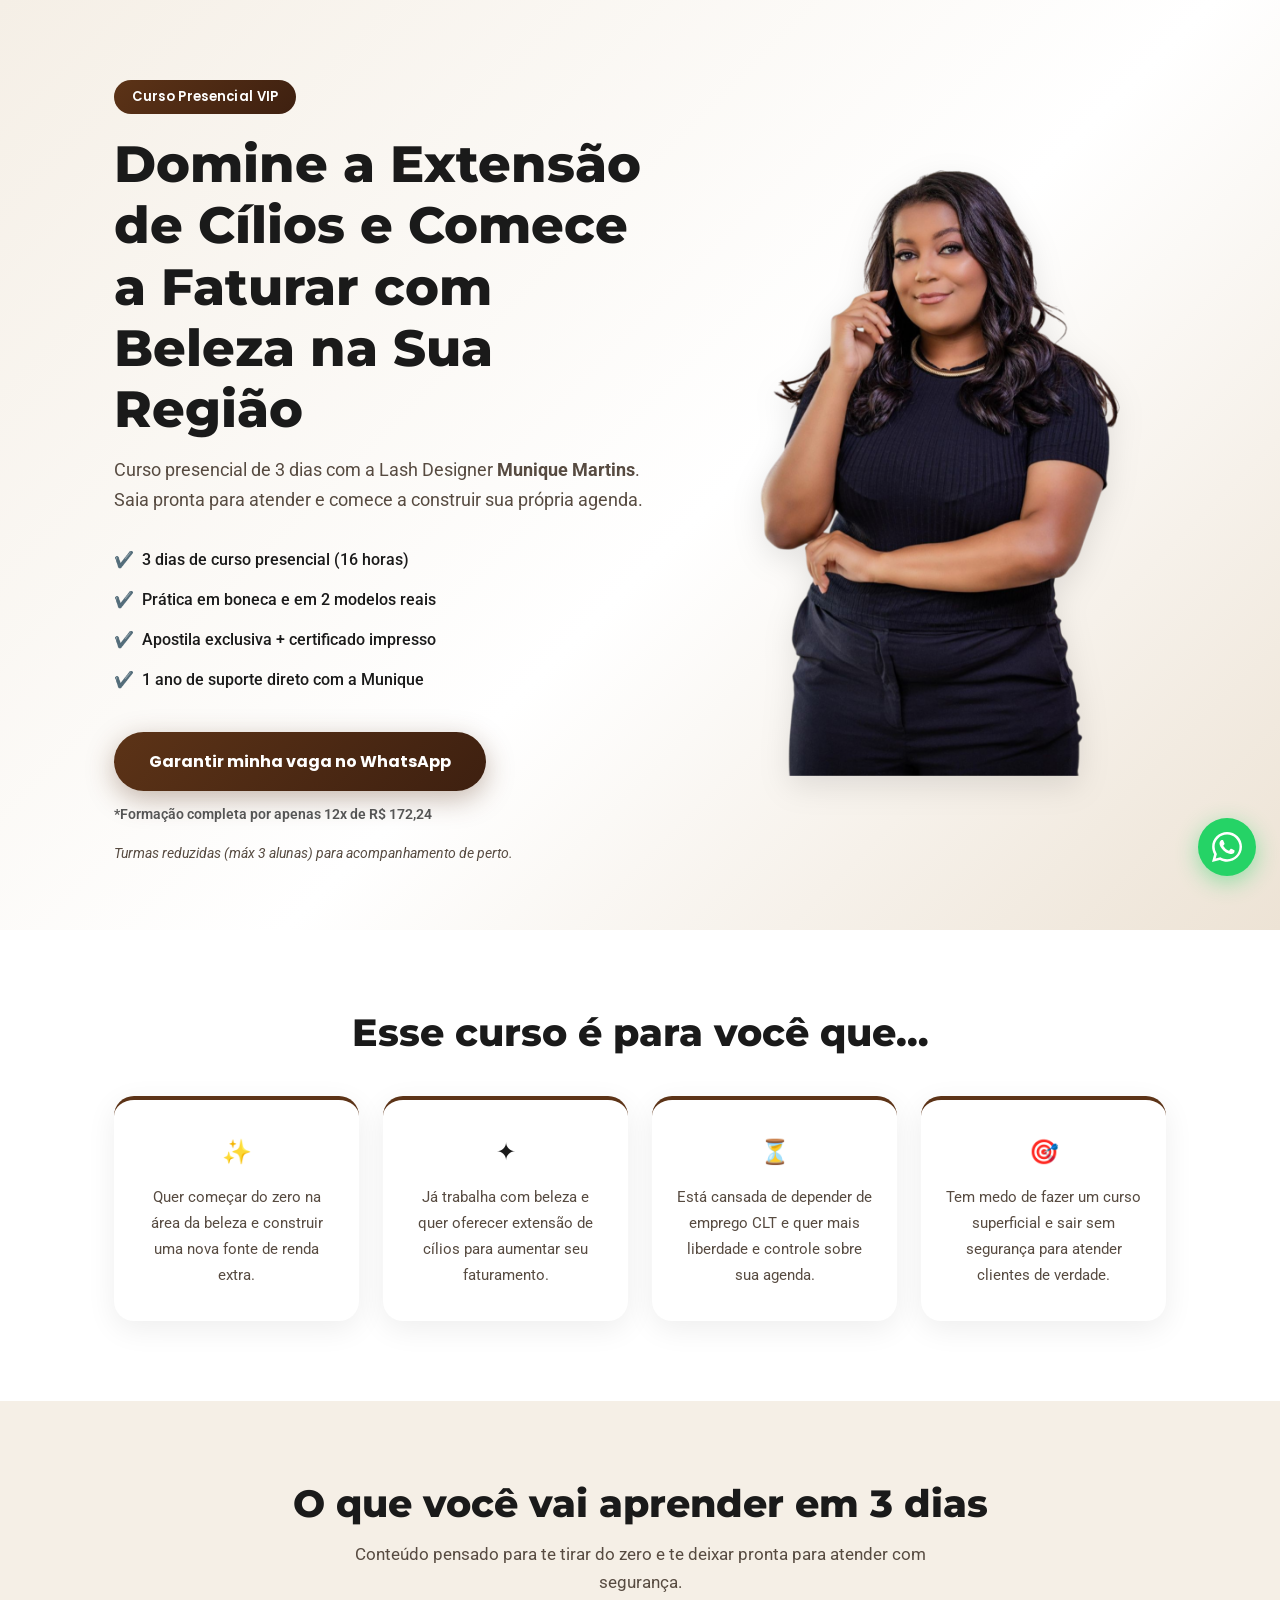
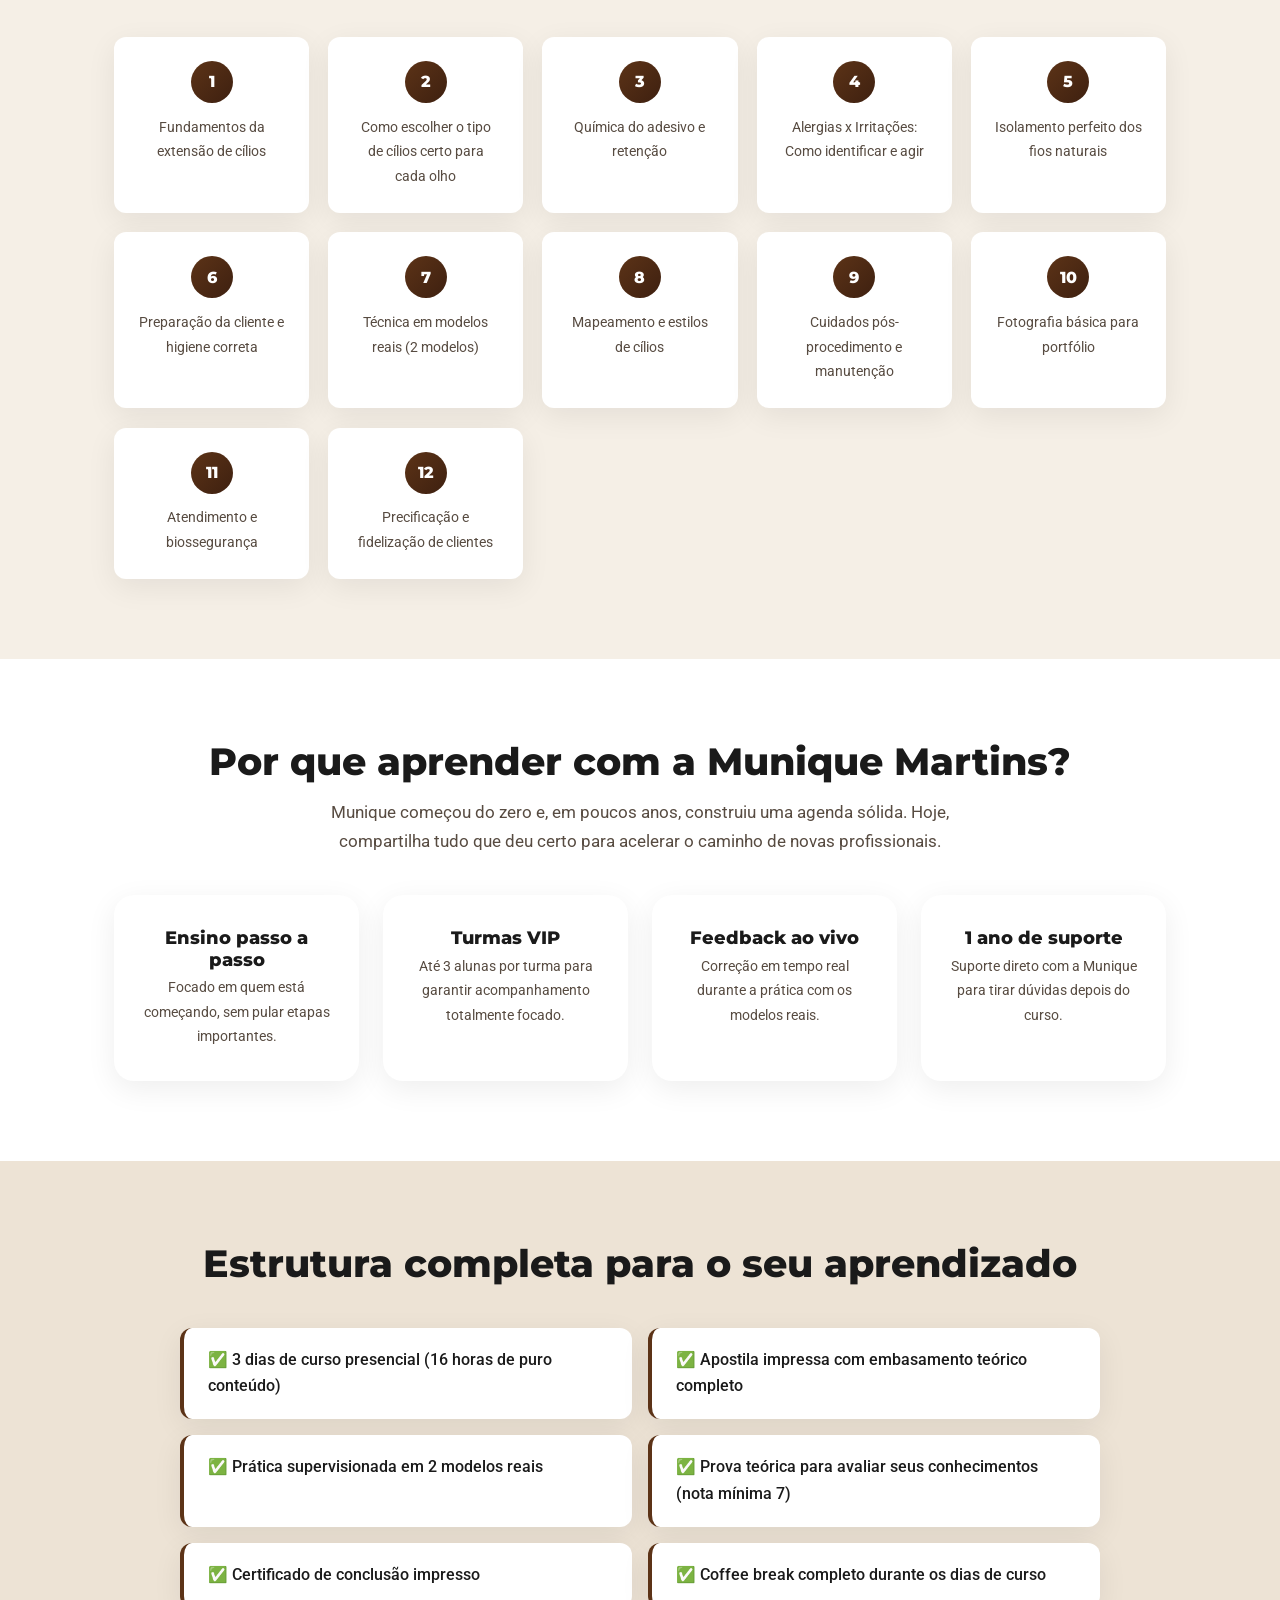
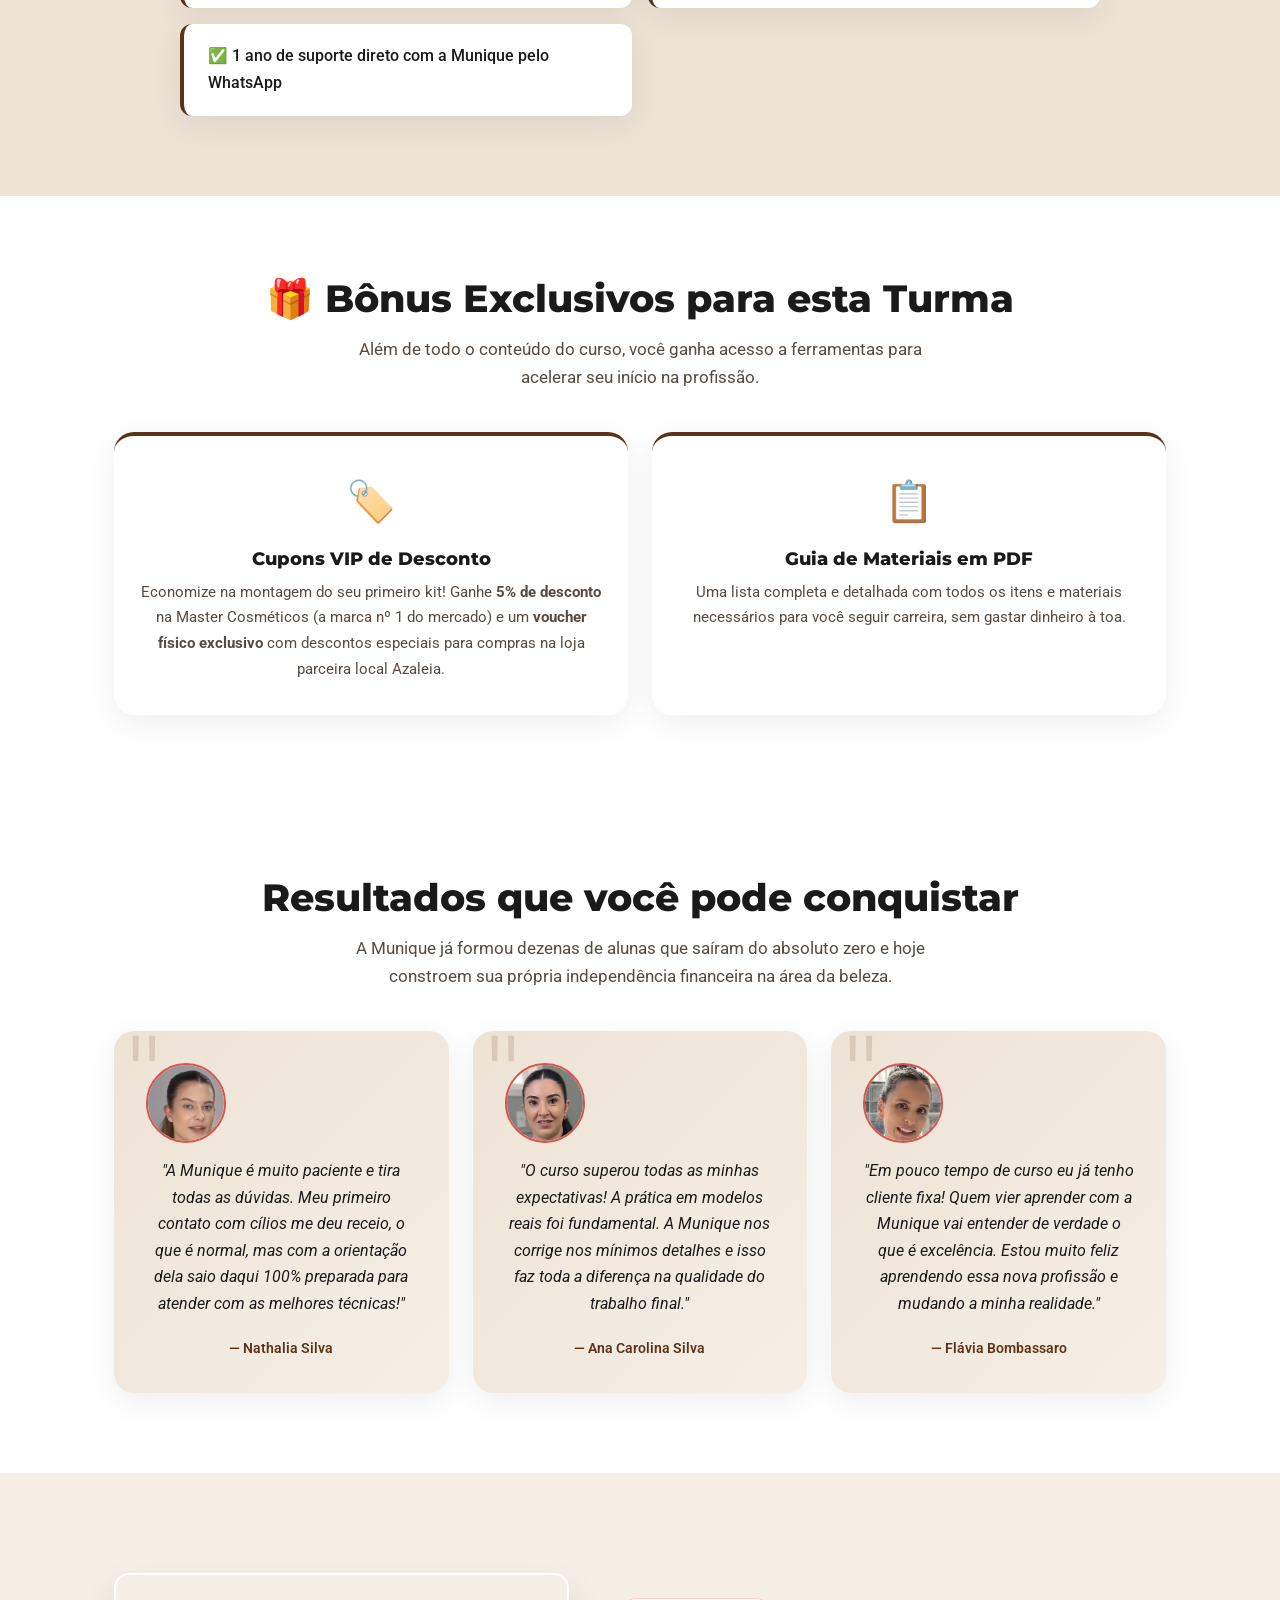
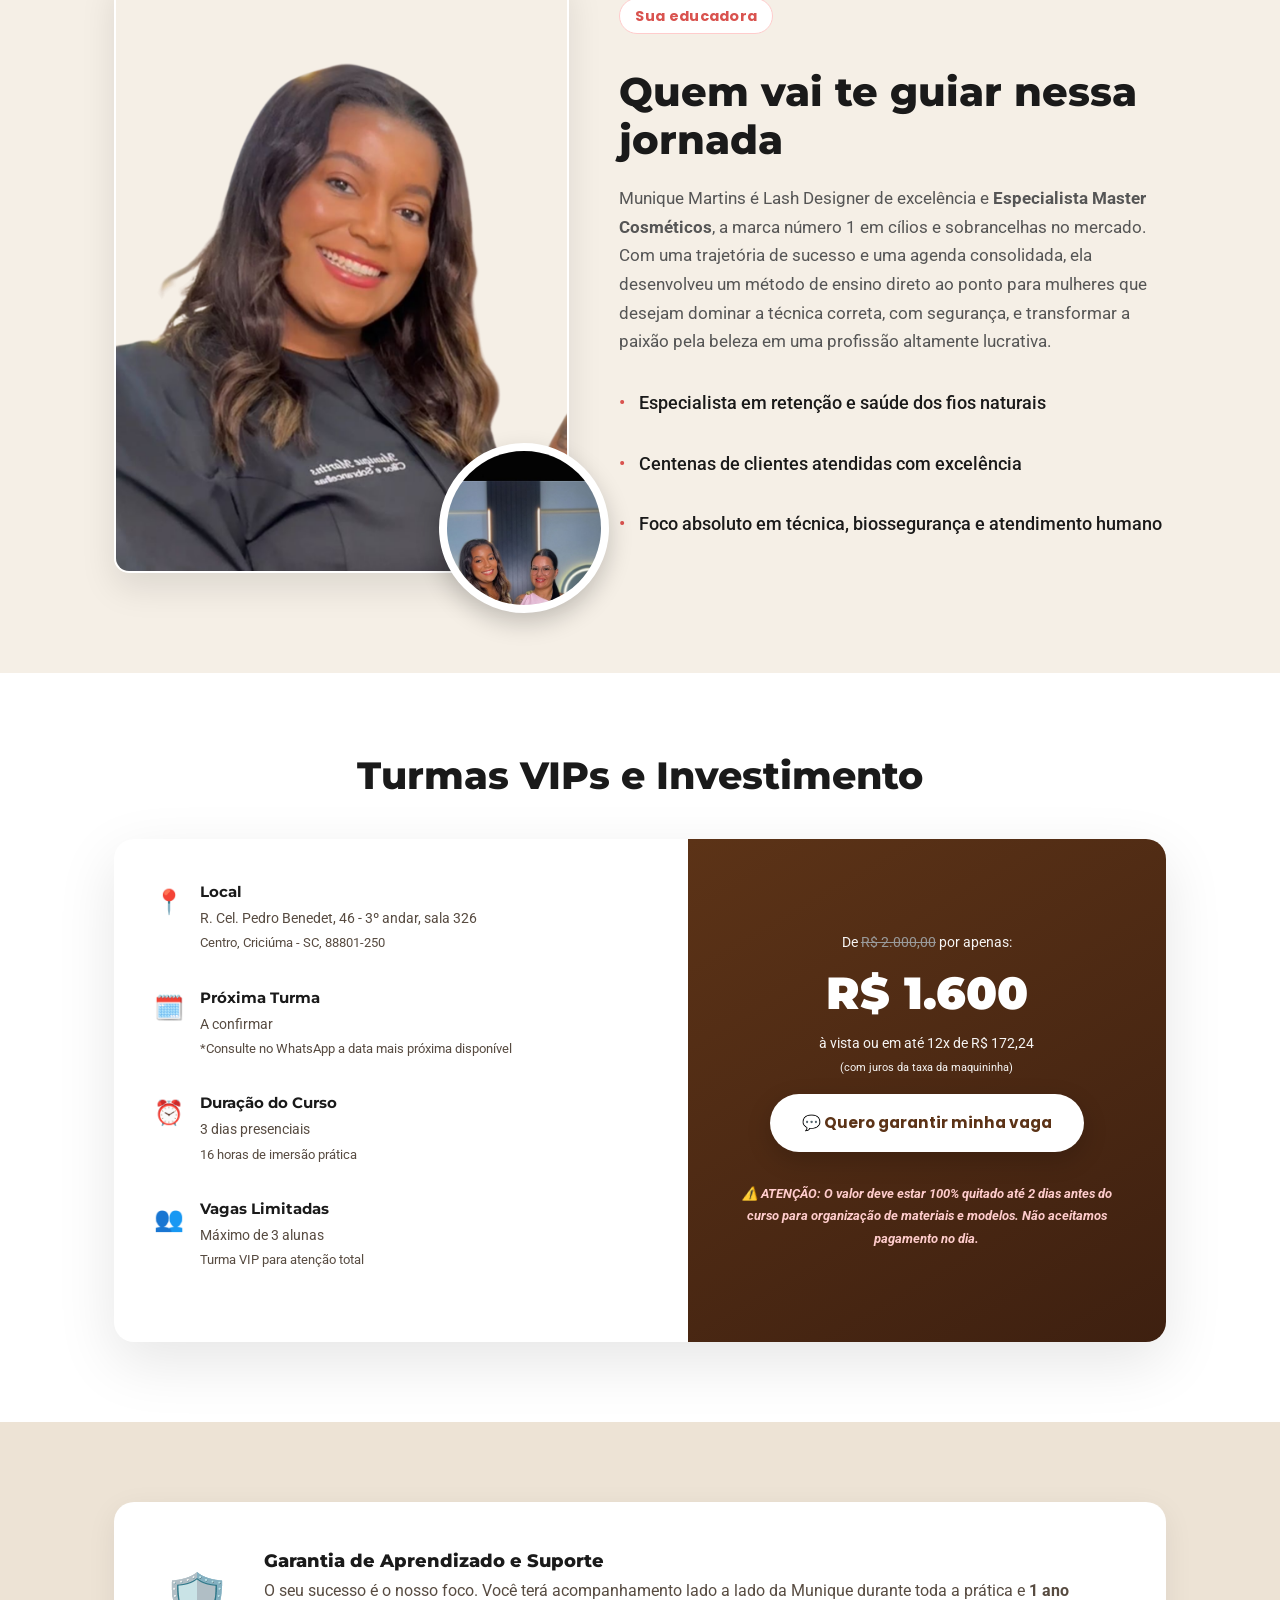
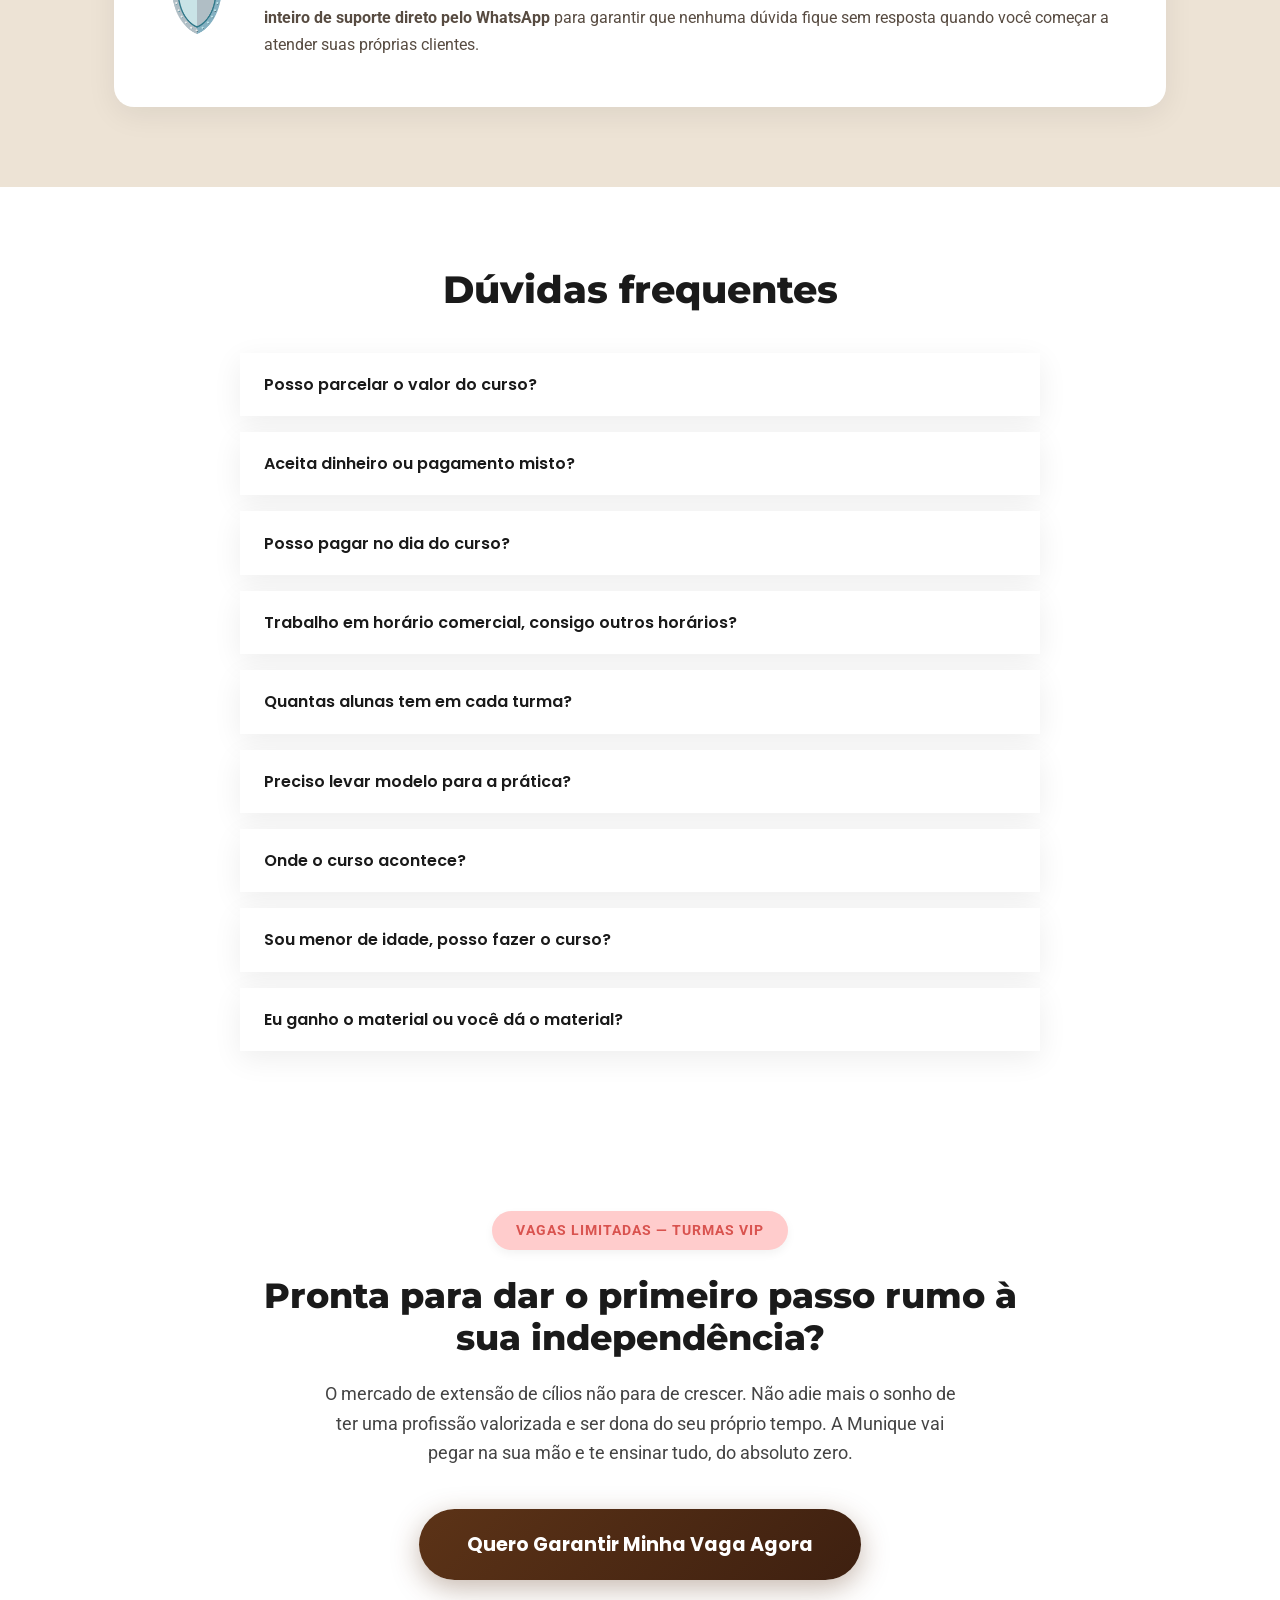
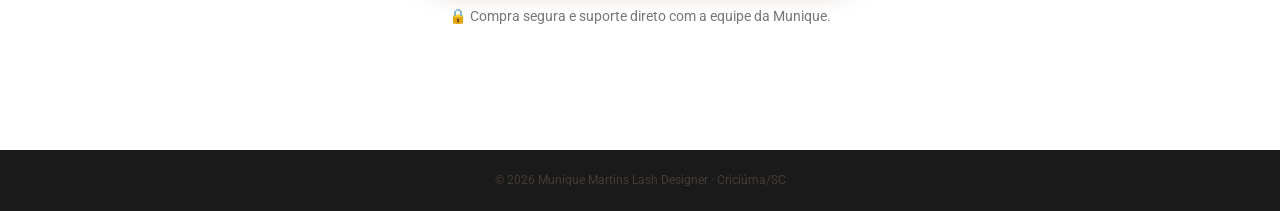
<file: index.html>
<!DOCTYPE html>
<html lang="pt-BR">
<head>
<meta charset="UTF-8">
<meta name="viewport" content="width=device-width, initial-scale=1.0">
<meta name="description" content="Curso presencial de extensão de cílios com Munique Martins em Criciúma/SC. Aprenda do zero em 3 dias e comece a faturar com beleza.">
<title>Curso de Extensão de Cílios | Munique Martins – Criciúma/SC</title>

<!-- GA4 — async, não bloqueia render -->
<script async src="https://www.googletagmanager.com/gtag/js?id=G-8X27C1YMJF"></script>
<script>
  window.dataLayer = window.dataLayer || [];
  function gtag(){dataLayer.push(arguments);}
  gtag('js', new Date());
  gtag('config', 'G-8X27C1YMJF');
</script>

<link rel="stylesheet" href="style.css?v=6">

<link rel="preconnect" href="https://fonts.googleapis.com">
<link rel="preconnect" href="https://fonts.gstatic.com" crossorigin>
<link rel="stylesheet" href="https://fonts.googleapis.com/css2?family=Montserrat:wght@700;800;900&family=Roboto:wght@400;500&family=Poppins:wght@600;700&display=swap">

</head>
<body>

<!-- FIX 5: <main> adicionado — ausência causava falha de acessibilidade -->
<main>

<a href="https://wa.me/554896632517?text=Oi%2C%20Munique%21%20Estou%20no%20seu%20site%20e%20quero%20tirar%20uma%20d%C3%BAvida%20sobre%20o%20curso%20de%20c%C3%ADlios%20presencial." class="float-wa" target="_blank" rel="noopener" aria-label="Falar no WhatsApp" onclick="fbq('track', 'Contact');">
  <svg viewBox="0 0 24 24" fill="currentColor" xmlns="http://www.w3.org/2000/svg">
    <path d="M20.52 3.449C18.24 1.245 15.24 0 12.045 0 5.463 0 .104 5.334.101 11.893c0 2.096.549 4.14 1.595 5.945L0 24l6.335-1.652c1.746.943 3.71 1.444 5.71 1.447h.006c6.585 0 11.946-5.336 11.949-11.896.002-3.176-1.24-6.165-3.479-8.45zM12.045 21.785h-.005c-1.775 0-3.514-.477-5.03-1.378l-.361-.214-3.741.977 1.001-3.626-.235-.374A9.86 9.86 0 0 1 2.1 11.894c.003-5.45 4.458-9.887 9.949-9.887 2.655.002 5.15 1.033 7.027 2.912a9.847 9.847 0 0 1 2.91 7.003c-.002 5.452-4.456 9.863-9.941 9.863zm5.455-7.392c-.3-.149-1.764-.866-2.037-.964-.273-.099-.472-.149-.671.148-.198.298-.767.963-.941 1.163-.173.198-.347.222-.646.074-.299-.149-1.262-.463-2.403-1.477-.888-.789-1.488-1.763-1.662-2.06-.173-.298-.019-.459.13-.607.133-.133.298-.347.447-.521.149-.173.198-.297.298-.496.099-.198.05-.371-.025-.52-.074-.149-.671-1.609-.919-2.203-.242-.579-.488-.5-.671-.51l-.571-.01c-.198 0-.521.074-.794.372-.272.297-1.041 1.017-1.041 2.479s1.065 2.876 1.213 3.074c.149.198 2.095 3.2 5.076 4.488.709.306 1.263.489 1.694.626.712.226 1.36.194 1.872.118.57-.085 1.758-.719 2.006-1.413.247-.694.247-1.289.173-1.413-.074-.124-.272-.198-.57-.347z"/>
  </svg>
</a>

<section id="hero">
  <div class="container hero-inner">
    <div class="hero-text">
      <span class="badge">Curso Presencial VIP</span>
      <h1>Domine a Extensão de Cílios e Comece a Faturar com Beleza na Sua Região</h1>
      <p class="sub">Curso presencial de 3 dias com a Lash Designer <strong>Munique Martins</strong>. Saia pronta para atender e comece a construir sua própria agenda.</p>
      <ul class="hero-bullets">
        <li><span>✔️</span> 3 dias de curso presencial (16 horas)</li>
        <li><span>✔️</span> Prática em boneca e em 2 modelos reais</li>
        <li><span>✔️</span> Apostila exclusiva + certificado impresso</li>
        <li><span>✔️</span> 1 ano de suporte direto com a Munique</li>
      </ul>

      <!-- FIX 6: removida referência a "março" — data atualizada para consulta dinâmica -->
      <a href="https://wa.me/554896632517?text=Oi%2C%20Munique%21%20Vi%20que%20o%20curso%20fica%2012x%20de%20R%24%20172%2C24%20e%20quero%20saber%20qual%20%C3%A9%20a%20pr%C3%B3xima%20turma%20dispon%C3%ADvel." class="btn-primary" target="_blank" onclick="fbq('track', 'Contact');">
        Garantir minha vaga no WhatsApp
      </a>

      <p style="font-size: 0.85em; margin-top: 12px; margin-bottom: 4px; color: #555; font-weight: 600;">
        *Formação completa por apenas 12x de R$ 172,24
      </p>
      <p class="hero-note">Turmas reduzidas (máx 3 alunas) para acompanhamento de perto.</p>
    </div>
    <div class="hero-img">
      <!-- FIX 3: hero image — fetchpriority=high pois é o LCP, sem lazy loading -->
      <img src="munique_hero.png"
           alt="Lash Designer Munique Martins"
           width="600" height="700"
           fetchpriority="high"
           decoding="async"
           style="width: 100%; object-fit: cover; object-position: bottom; filter: drop-shadow(0px 10px 15px rgba(0,0,0,0.1));">
    </div>
  </div>
</section>

<section id="para-quem">
  <div class="container">
    <h2>Esse curso é para você que…</h2>
    <div class="cards-grid">
      <div class="card-pq animate">
        <span style="font-size: 1.5em;">✨</span>
        <p>Quer começar do zero na área da beleza e construir uma nova fonte de renda extra.</p>
      </div>
      <div class="card-pq animate">
        <span style="font-size: 1.5em;">✦</span>
        <p>Já trabalha com beleza e quer oferecer extensão de cílios para aumentar seu faturamento.</p>
      </div>
      <div class="card-pq animate">
        <span style="font-size: 1.5em;">⏳</span>
        <p>Está cansada de depender de emprego CLT e quer mais liberdade e controle sobre sua agenda.</p>
      </div>
      <div class="card-pq animate">
        <span style="font-size: 1.5em;">🎯</span>
        <p>Tem medo de fazer um curso superficial e sair sem segurança para atender clientes de verdade.</p>
      </div>
    </div>
  </div>
</section>

<section id="conteudo" class="bg-bege">
  <div class="container">
    <h2>O que você vai aprender em 3 dias</h2>
    <p class="section-sub">Conteúdo pensado para te tirar do zero e te deixar pronta para atender com segurança.</p>
    <div class="modulos-grid">
      <div class="modulo-card animate"><span>1</span><p>Fundamentos da extensão de cílios</p></div>
      <div class="modulo-card animate"><span>2</span><p>Como escolher o tipo de cílios certo para cada olho</p></div>
      <div class="modulo-card animate"><span>3</span><p>Química do adesivo e retenção</p></div>
      <div class="modulo-card animate"><span>4</span><p>Alergias x Irritações: Como identificar e agir</p></div>
      <div class="modulo-card animate"><span>5</span><p>Isolamento perfeito dos fios naturais</p></div>
      <div class="modulo-card animate"><span>6</span><p>Preparação da cliente e higiene correta</p></div>
      <div class="modulo-card animate"><span>7</span><p>Técnica em modelos reais (2 modelos)</p></div>
      <div class="modulo-card animate"><span>8</span><p>Mapeamento e estilos de cílios</p></div>
      <div class="modulo-card animate"><span>9</span><p>Cuidados pós-procedimento e manutenção</p></div>
      <div class="modulo-card animate"><span>10</span><p>Fotografia básica para portfólio</p></div>
      <div class="modulo-card animate"><span>11</span><p>Atendimento e biossegurança</p></div>
      <div class="modulo-card animate"><span>12</span><p>Precificação e fidelização de clientes</p></div>
    </div>
  </div>
</section>

<section id="diferenciais">
  <div class="container">
    <h2>Por que aprender com a Munique Martins?</h2>
    <p class="section-sub">Munique começou do zero e, em poucos anos, construiu uma agenda sólida. Hoje, compartilha tudo que deu certo para acelerar o caminho de novas profissionais.</p>
    <div class="dif-grid">
      <div class="dif-item animate">
        <h3 style="margin-top: 0;">Ensino passo a passo</h3>
        <p>Focado em quem está começando, sem pular etapas importantes.</p>
      </div>
      <div class="dif-item animate">
        <h3 style="margin-top: 0;">Turmas VIP</h3>
        <p>Até 3 alunas por turma para garantir acompanhamento totalmente focado.</p>
      </div>
      <div class="dif-item animate">
        <h3 style="margin-top: 0;">Feedback ao vivo</h3>
        <p>Correção em tempo real durante a prática com os modelos reais.</p>
      </div>
      <div class="dif-item animate">
        <h3 style="margin-top: 0;">1 ano de suporte</h3>
        <p>Suporte direto com a Munique para tirar dúvidas depois do curso.</p>
      </div>
    </div>
  </div>
</section>

<section id="incluso" class="bg-pink-pale">
  <div class="container">
    <h2>Estrutura completa para o seu aprendizado</h2>
    <div class="incluso-list">
      <div class="incluso-item animate">✅ 3 dias de curso presencial (16 horas de puro conteúdo)</div>
      <div class="incluso-item animate">✅ Apostila impressa com embasamento teórico completo</div>
      <div class="incluso-item animate">✅ Prática supervisionada em 2 modelos reais</div>
      <div class="incluso-item animate">✅ Prova teórica para avaliar seus conhecimentos (nota mínima 7)</div>
      <div class="incluso-item animate">✅ Certificado de conclusão impresso</div>
      <div class="incluso-item animate">✅ Coffee break completo durante os dias de curso</div>
      <div class="incluso-item animate">✅ 1 ano de suporte direto com a Munique pelo WhatsApp</div>
    </div>
  </div>
</section>

<section id="bonus">
  <div class="container">
    <h2>🎁 Bônus Exclusivos para esta Turma</h2>
    <p class="section-sub">Além de todo o conteúdo do curso, você ganha acesso a ferramentas para acelerar seu início na profissão.</p>
    <div class="cards-grid">
      <div class="card-pq animate">
        <span>🏷️</span>
        <h3 style="margin-bottom: 10px; font-size: 1.1em;">Cupons VIP de Desconto</h3>
        <p>Economize na montagem do seu primeiro kit! Ganhe <strong>5% de desconto</strong> na Master Cosméticos (a marca nº 1 do mercado) e um <strong>voucher físico exclusivo</strong> com descontos especiais para compras na loja parceira local Azaleia.</p>
      </div>
      <div class="card-pq animate">
        <span>📋</span>
        <h3 style="margin-bottom: 10px; font-size: 1.1em;">Guia de Materiais em PDF</h3>
        <p>Uma lista completa e detalhada com todos os itens e materiais necessários para você seguir carreira, sem gastar dinheiro à toa.</p>
      </div>
    </div>
  </div>
</section>

<section id="depoimentos">
  <div class="container">
    <h2>Resultados que você pode conquistar</h2>
    <p class="section-sub">A Munique já formou dezenas de alunas que saíram do absoluto zero e hoje constroem sua própria independência financeira na área da beleza.</p>
    <div class="dep-grid">
      <div class="dep-card animate" style="text-align: center;">
        <!-- FIX 4: imagens com width, height, loading=lazy e decoding=async -->
        <img src="aluna1.png" alt="Foto da aluna Nathalia Silva" width="80" height="80" loading="lazy" decoding="async" style="border-radius: 50%; object-fit: cover; margin-bottom: 15px; background-color: #eee; border: 2px solid #d9534f;">
        <p>"A Munique é muito paciente e tira todas as dúvidas. Meu primeiro contato com cílios me deu receio, o que é normal, mas com a orientação dela saio daqui 100% preparada para atender com as melhores técnicas!"</p>
        <cite>— Nathalia Silva</cite>
      </div>
      <div class="dep-card animate" style="text-align: center;">
        <img src="aluna2.png" alt="Foto da aluna Ana Carolina Silva" width="80" height="80" loading="lazy" decoding="async" style="border-radius: 50%; object-fit: cover; margin-bottom: 15px; background-color: #eee; border: 2px solid #d9534f;">
        <p>"O curso superou todas as minhas expectativas! A prática em modelos reais foi fundamental. A Munique nos corrige nos mínimos detalhes e isso faz toda a diferença na qualidade do trabalho final."</p>
        <cite>— Ana Carolina Silva</cite>
      </div>
      <div class="dep-card animate" style="text-align: center;">
        <img src="aluna3.png" alt="Foto da aluna Flávia Bombassaro" width="80" height="80" loading="lazy" decoding="async" style="border-radius: 50%; object-fit: cover; margin-bottom: 15px; background-color: #eee; border: 2px solid #d9534f;">
        <p>"Em pouco tempo de curso eu já tenho cliente fixa! Quem vier aprender com a Munique vai entender de verdade o que é excelência. Estou muito feliz aprendendo essa nova profissão e mudando a minha realidade."</p>
        <cite>— Flávia Bombassaro</cite>
      </div>
    </div>
  </div>
</section>

<section id="sobre" class="bg-bege" style="padding: 100px 0;">
  <div class="container sobre-inner" style="display: flex; gap: 50px; align-items: center; flex-wrap: wrap;">
    <div class="sobre-img-container" style="flex: 1; min-width: 320px; position: relative;">
      <img src="munique_author.png" alt="Munique Martins Lash Designer Master" width="500" height="600" loading="lazy" decoding="async" style="width: 100%; border-radius: 15px; box-shadow: 0 15px 35px rgba(0,0,0,0.1); border: 2px solid #fff;">
      <img src="munique_educator.jpeg" alt="Munique Martins entregando certificado à aluna" width="170" height="170" loading="lazy" decoding="async" style="width: 170px; height: 170px; border-radius: 50%; border: 8px solid #fff; box-shadow: 0 10px 25px rgba(0,0,0,0.2); position: absolute; bottom: -40px; right: -40px; object-fit: cover; background-color: #eee;">
    </div>
    <div class="sobre-text" style="flex: 1.2; min-width: 320px;">
      <span class="badge" style="background: #fff; color: #d9534f; border: 1px solid #ffcccc; padding: 5px 15px; border-radius: 20px; font-weight: bold; font-size: 0.9em;">Sua educadora</span>
      <h2 style="font-size: 2.5em; margin: 15px 0 20px; line-height: 1.2;">Quem vai te guiar nessa jornada</h2>
      <p style="color: #555; line-height: 1.7; margin-bottom: 25px; font-size: 1.05em;">Munique Martins é Lash Designer de excelência e <strong>Especialista Master Cosméticos</strong>, a marca número 1 em cílios e sobrancelhas no mercado. Com uma trajetória de sucesso e uma agenda consolidada, ela desenvolveu um método de ensino direto ao ponto para mulheres que desejam dominar a técnica correta, com segurança, e transformar a paixão pela beleza em uma profissão altamente lucrativa.</p>
      <ul class="sobre-bullets" style="list-style-type: none; padding-left: 0;">
        <li style="margin-bottom: 15px; font-weight: 500; font-size: 1.1em;"><span style="color: #d9534f; margin-right: 10px;">•</span> Especialista em retenção e saúde dos fios naturais</li>
        <li style="margin-bottom: 15px; font-weight: 500; font-size: 1.1em;"><span style="color: #d9534f; margin-right: 10px;">•</span> Centenas de clientes atendidas com excelência</li>
        <li style="font-weight: 500; font-size: 1.1em;"><span style="color: #d9534f; margin-right: 10px;">•</span> Foco absoluto em técnica, biossegurança e atendimento humano</li>
      </ul>
    </div>
  </div>
</section>

<section id="turmas">
  <div class="container">
    <h2>Turmas VIPs e Investimento</h2>
    <div class="preco-card">
      <div class="preco-info">
        <div class="preco-item">
          <span>📍</span>
          <div>
            <strong>Local</strong>
            <p>R. Cel. Pedro Benedet, 46 - 3º andar, sala 326<br><small>Centro, Criciúma - SC, 88801-250</small></p>
          </div>
        </div>
        <!-- FIX 6: data específica removida — substituída por consulta no WhatsApp -->
        <div class="preco-item">
          <span>🗓️</span>
          <div>
            <strong>Próxima Turma</strong>
            <p>A confirmar<br><small>*Consulte no WhatsApp a data mais próxima disponível</small></p>
          </div>
        </div>
        <div class="preco-item">
          <span>⏰</span>
          <div>
            <strong>Duração do Curso</strong>
            <p>3 dias presenciais<br><small>16 horas de imersão prática</small></p>
          </div>
        </div>
        <div class="preco-item">
          <span>👥</span>
          <div>
            <strong>Vagas Limitadas</strong>
            <p>Máximo de 3 alunas<br><small>Turma VIP para atenção total</small></p>
          </div>
        </div>
      </div>
      <div class="preco-valor">
        <p class="preco-label">De <s style="color: #999; font-weight: normal;">R$ 2.000,00</s> por apenas:</p>
        <p class="preco-num">R$ 1.600</p>
        <p class="preco-parcel">à vista ou em até 12x de R$ 172,24<br><small>(com juros da taxa da maquininha)</small></p>
        <a href="https://wa.me/554896632517?text=Ol%C3%A1%2C%20Munique%21%20Vi%20os%20detalhes%20do%20investimento%20de%20R%24%201.600%20e%20quero%20saber%20a%20pr%C3%B3xima%20data%20dispon%C3%ADvel%20para%20me%20inscrever." class="btn-white" target="_blank" onclick="fbq('track', 'Contact');">💬 Quero garantir minha vaga</a>
        <p class="urgencia-note" style="margin-top: 15px; font-weight: bold; color: #ffcccc;">⚠️ ATENÇÃO: O valor deve estar 100% quitado até 2 dias antes do curso para organização de materiais e modelos. Não aceitamos pagamento no dia.</p>
      </div>
    </div>
  </div>
</section>

<section id="garantia" class="bg-pink-pale">
  <div class="container">
    <div class="garantia-inner">
      <div class="garantia-badge">🛡️</div>
      <div>
        <h3>Garantia de Aprendizado e Suporte</h3>
        <p>O seu sucesso é o nosso foco. Você terá acompanhamento lado a lado da Munique durante toda a prática e <strong>1 ano inteiro de suporte direto pelo WhatsApp</strong> para garantir que nenhuma dúvida fique sem resposta quando você começar a atender suas próprias clientes.</p>
      </div>
    </div>
  </div>
</section>

<section id="faq">
  <div class="container">
    <h2>Dúvidas frequentes</h2>
    <div class="faq-list">
      <div class="faq-item">
        <button class="faq-btn">Posso parcelar o valor do curso?</button>
        <div class="faq-ans"><p>Sim! Você pode parcelar em até 12x no cartão de crédito (com juros da taxa da maquininha).</p></div>
      </div>
      <div class="faq-item">
        <button class="faq-btn">Aceita dinheiro ou pagamento misto?</button>
        <div class="faq-ans"><p>Sim. Você pode pagar em dinheiro ou fazer um pagamento misto (uma parte em dinheiro/PIX e o restante no cartão).</p></div>
      </div>
      <div class="faq-item">
        <button class="faq-btn">Posso pagar no dia do curso?</button>
        <div class="faq-ans"><p>Não. O acerto de 100% do valor deve ser feito até 2 dias antes do início do curso para garantirmos a organização dos materiais, coffee break e das modelos.</p></div>
      </div>
      <div class="faq-item">
        <button class="faq-btn">Trabalho em horário comercial, consigo outros horários?</button>
        <div class="faq-ans"><p>Sim! O nosso cronograma possui horário flexível, que é organizado previamente de acordo com a disponibilidade da agenda da Munique.</p></div>
      </div>
      <div class="faq-item">
        <button class="faq-btn">Quantas alunas tem em cada turma?</button>
        <div class="faq-ans"><p>Nossas turmas são VIPs, com até 3 alunas no máximo. Isso garante que a Munique consiga dar atenção total a cada detalhe da sua prática.</p></div>
      </div>
      <div class="faq-item">
        <button class="faq-btn">Preciso levar modelo para a prática?</button>
        <div class="faq-ans"><p>Não precisa se preocupar com isso. Temos um grupo de modelos disponível e 2 modelos reais serão fornecidas pela própria Munique para a sua prática.</p></div>
      </div>
      <div class="faq-item">
        <button class="faq-btn">Onde o curso acontece?</button>
        <div class="faq-ans"><p>No centro de Criciúma/SC. O endereço completo é R. Cel. Pedro Benedet, 46 - 3º andar, sala 326 (CEP 88801-250).</p></div>
      </div>
      <div class="faq-item">
        <button class="faq-btn">Sou menor de idade, posso fazer o curso?</button>
        <div class="faq-ans"><p>Sim! O curso é liberado para menores de idade que já queiram começar cedo a construir sua profissão.</p></div>
      </div>
      <div class="faq-item">
        <button class="faq-btn">Eu ganho o material ou você dá o material?</button>
        <div class="faq-ans"><p>Todo o material utilizado <strong>durante os dias de curso</strong> será disponibilizado integralmente pela Munique. Todo o material para você atender fora depois, é responsabilidade sua. Mas fique tranquila: você receberá uma lista em PDF com todos os itens necessários para seguir carreira e o contato de fornecedores.</p></div>
      </div>
    </div>
  </div>
</section>

<section id="cta-final" style="padding: 80px 0; text-align: center; background: #fff;">
  <div class="container">
    <!-- FIX 6: "Turma de Março" → genérico -->
    <span class="urgencia-tag" style="display: inline-block; background: #ffcccc; color: #d9534f; padding: 8px 24px; border-radius: 50px; font-weight: bold; font-size: 0.85em; text-transform: uppercase; letter-spacing: 1px; margin-bottom: 25px; box-shadow: 0 4px 10px rgba(0,0,0,0.05);">Vagas Limitadas — Turmas VIP</span>
    <h2 style="margin-top: 0; font-size: 2.2em; max-width: 800px; margin-left: auto; margin-right: auto; line-height: 1.2; color: #1a1a1a;">Pronta para dar o primeiro passo rumo à sua independência?</h2>
    <p style="font-size: 1.1em; max-width: 650px; margin: 20px auto 40px; color: #444; line-height: 1.7;">O mercado de extensão de cílios não para de crescer. Não adie mais o sonho de ter uma profissão valorizada e ser dona do seu próprio tempo. A Munique vai pegar na sua mão e te ensinar tudo, do absoluto zero.</p>
    <a href="https://wa.me/554896632517?text=Oi%2C%20Munique%21%20Li%20toda%20a%20p%C3%A1gina%20e%20quero%20saber%20quando%20%C3%A9%20a%20pr%C3%B3xima%20turma%20do%20curso%20de%20c%C3%ADlios." class="btn-primary btn-large" target="_blank" style="font-size: 1.2rem; padding: 1.2rem 3rem; display: inline-block;" onclick="fbq('track', 'Contact');">
      Quero Garantir Minha Vaga Agora
    </a>
    <p style="margin-top: 25px; font-size: 0.9em; color: #777;">🔒 Compra segura e suporte direto com a equipe da Munique.</p>
  </div>
</section>

</main>

<footer id="footer" style="text-align: center; padding: 20px 0; margin-top: 40px;">
  <div class="container">
    <p class="footer-note" style="font-size: 0.9em; opacity: 0.7;">© 2026 Munique Martins Lash Designer &middot; Criciúma/SC</p>
  </div>
</footer>

<!-- FIX 7: Meta Pixel movido para final do <body> — era síncrono no <head> -->
<!-- Cada script síncrono no head bloqueia render e infla TBT -->
<script>
!function(f,b,e,v,n,t,s)
{if(f.fbq)return;n=f.fbq=function(){n.callMethod?
n.callMethod.apply(n,arguments):n.queue.push(arguments)};
if(!f._fbq)f._fbq=n;n.push=n;n.loaded=!0;n.version='2.0';
n.queue=[];t=b.createElement(e);t.async=!0;
t.src=v;s=b.getElementsByTagName(e)[0];
s.parentNode.insertBefore(t,s)}(window, document,'script',
'https://connect.facebook.net/en_US/fbevents.js');
fbq('init', '1853916475270462');
fbq('track', 'PageView');
</script>
<noscript><img height="1" width="1" style="display:none"
src="https://www.facebook.com/tr?id=1853916475270462&ev=PageView&noscript=1"
/></noscript>

<!-- FIX 8: script.js com defer — garante que não bloqueia render e executa após HTML parseado -->
<script src="script.js" defer></script>

</body>
</html>
</file>
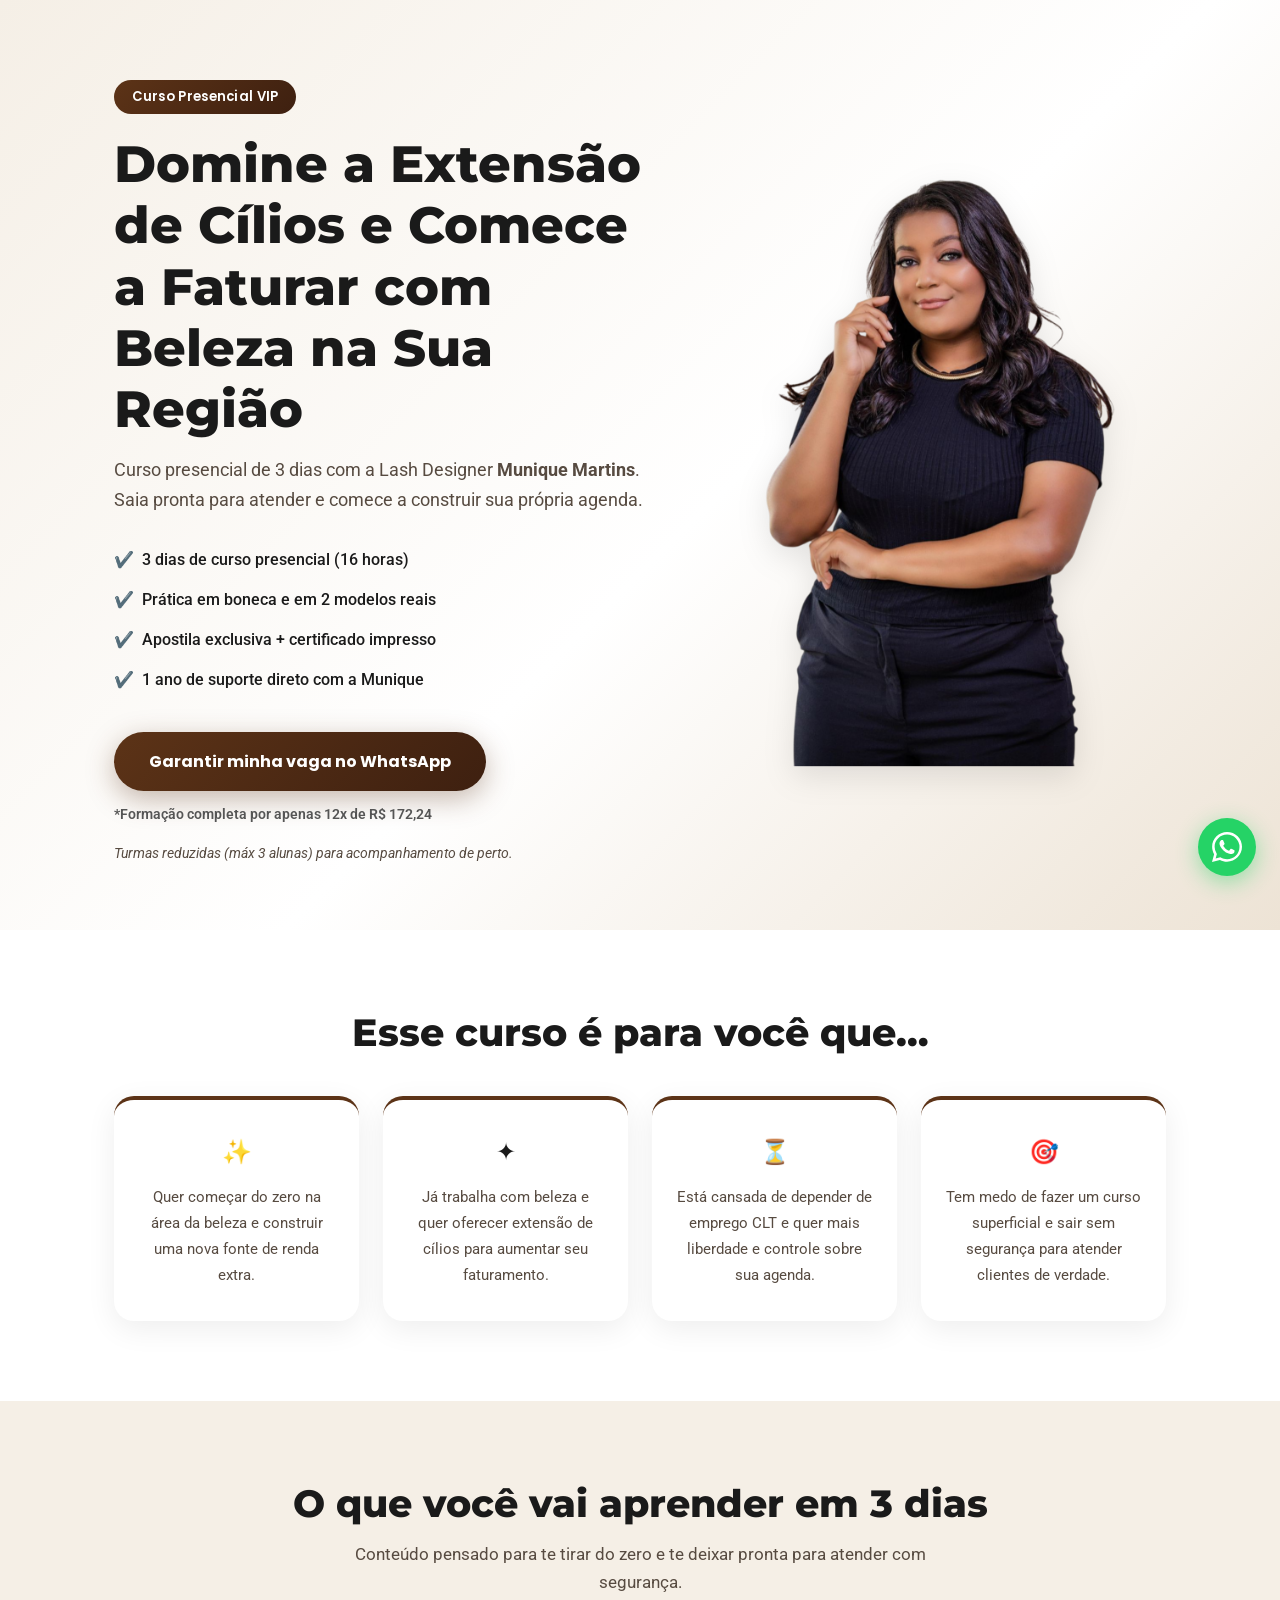
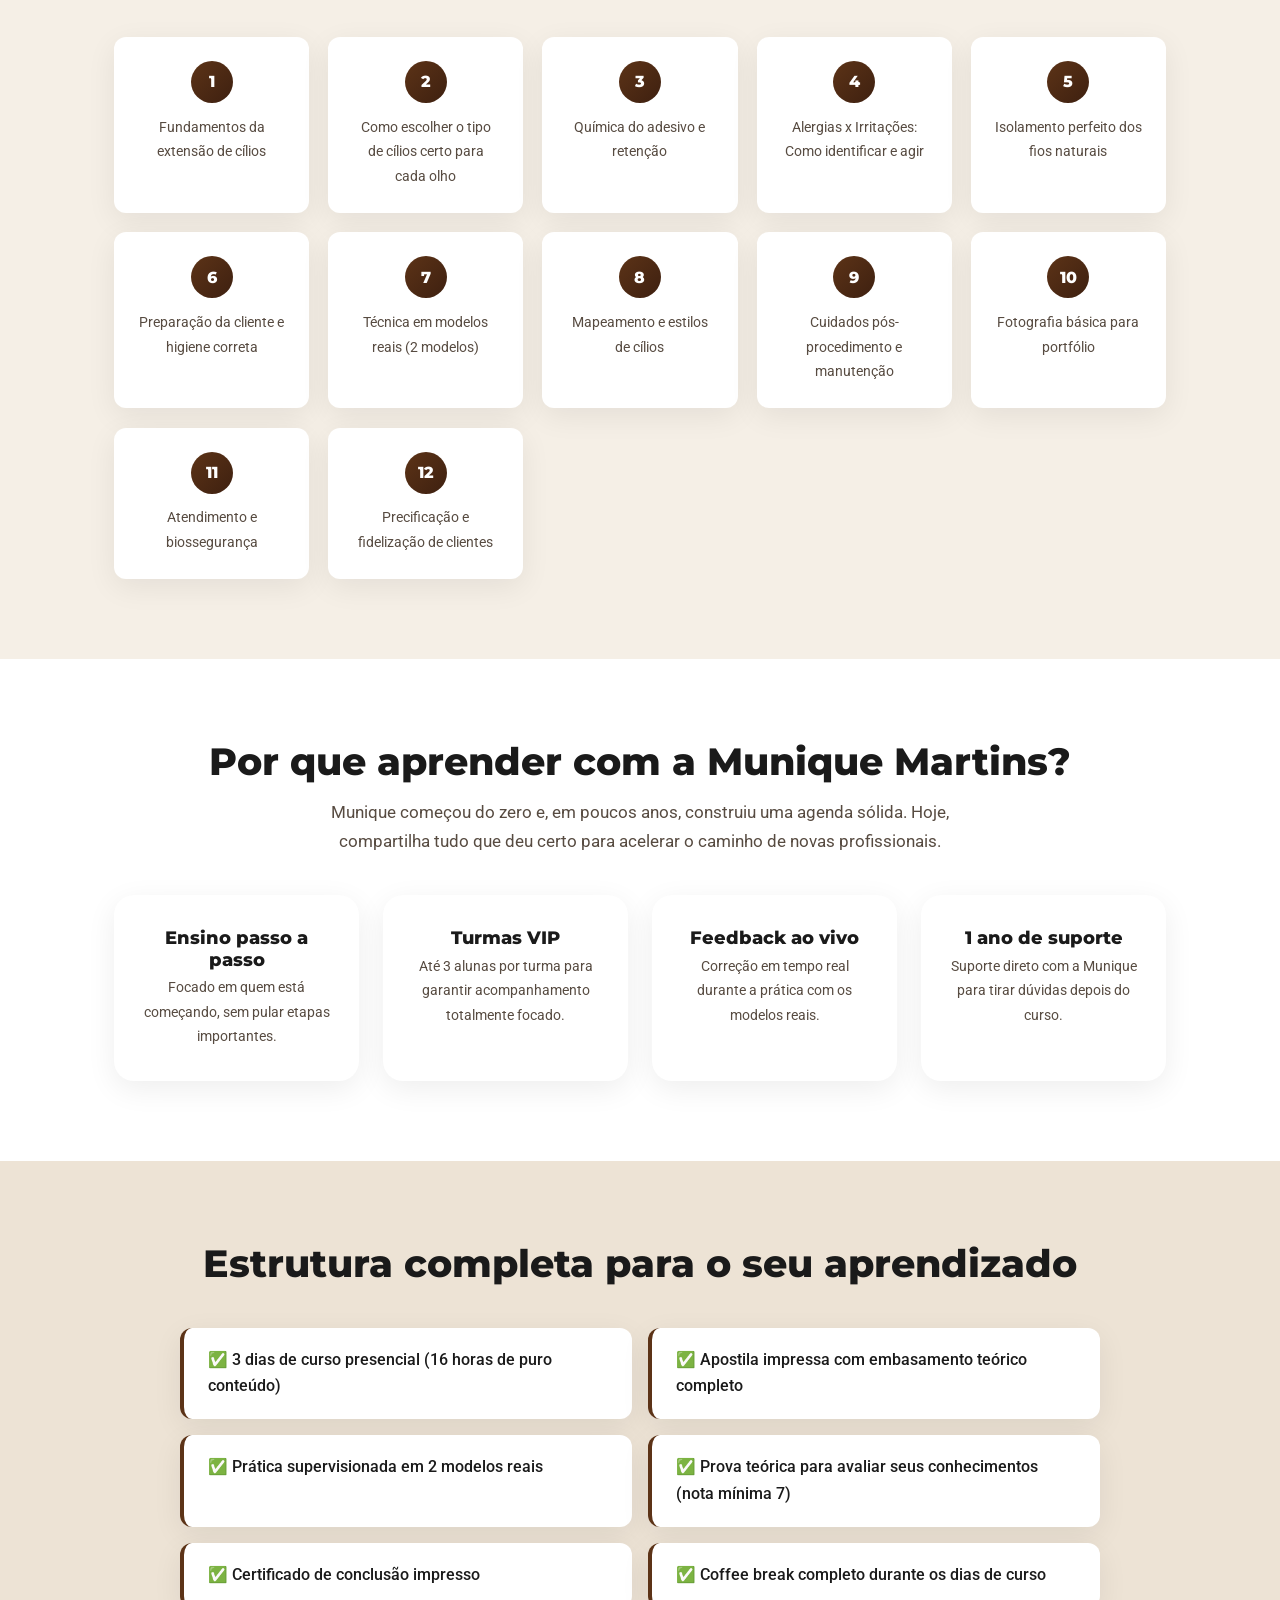
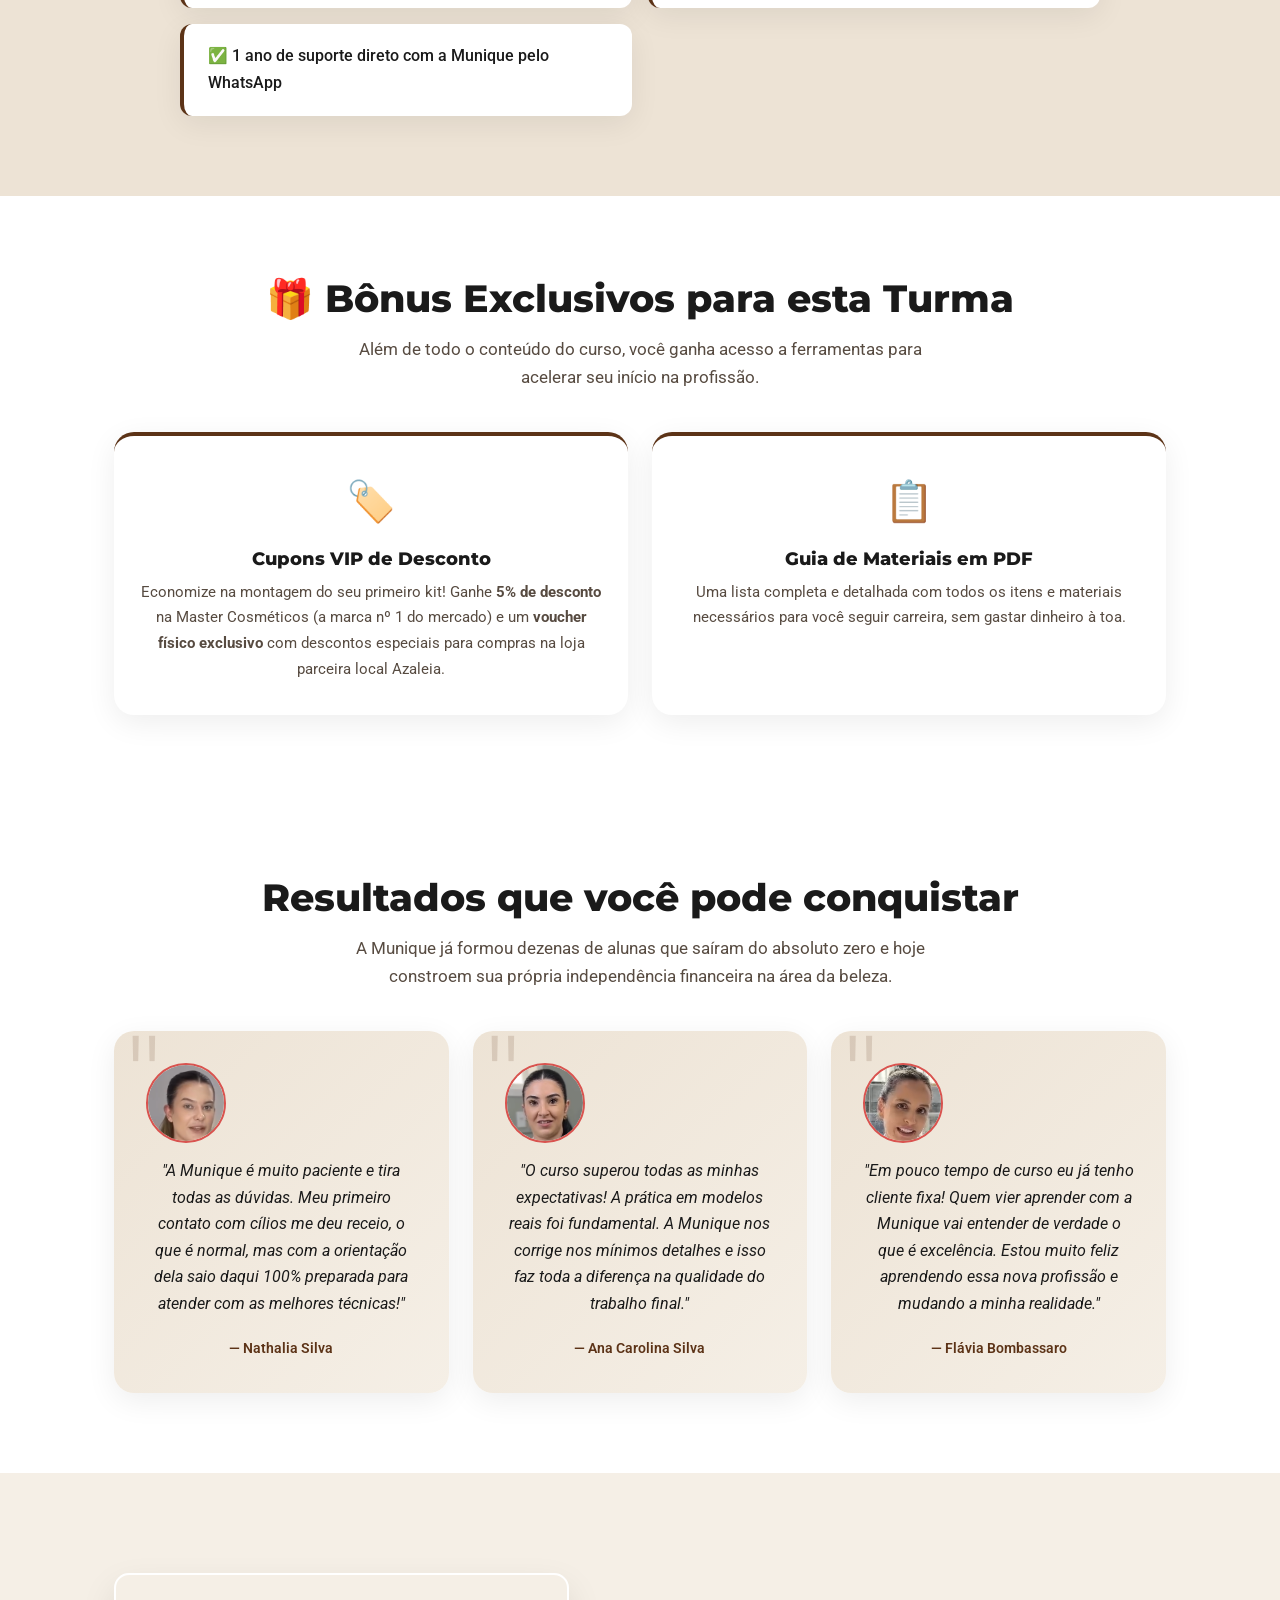
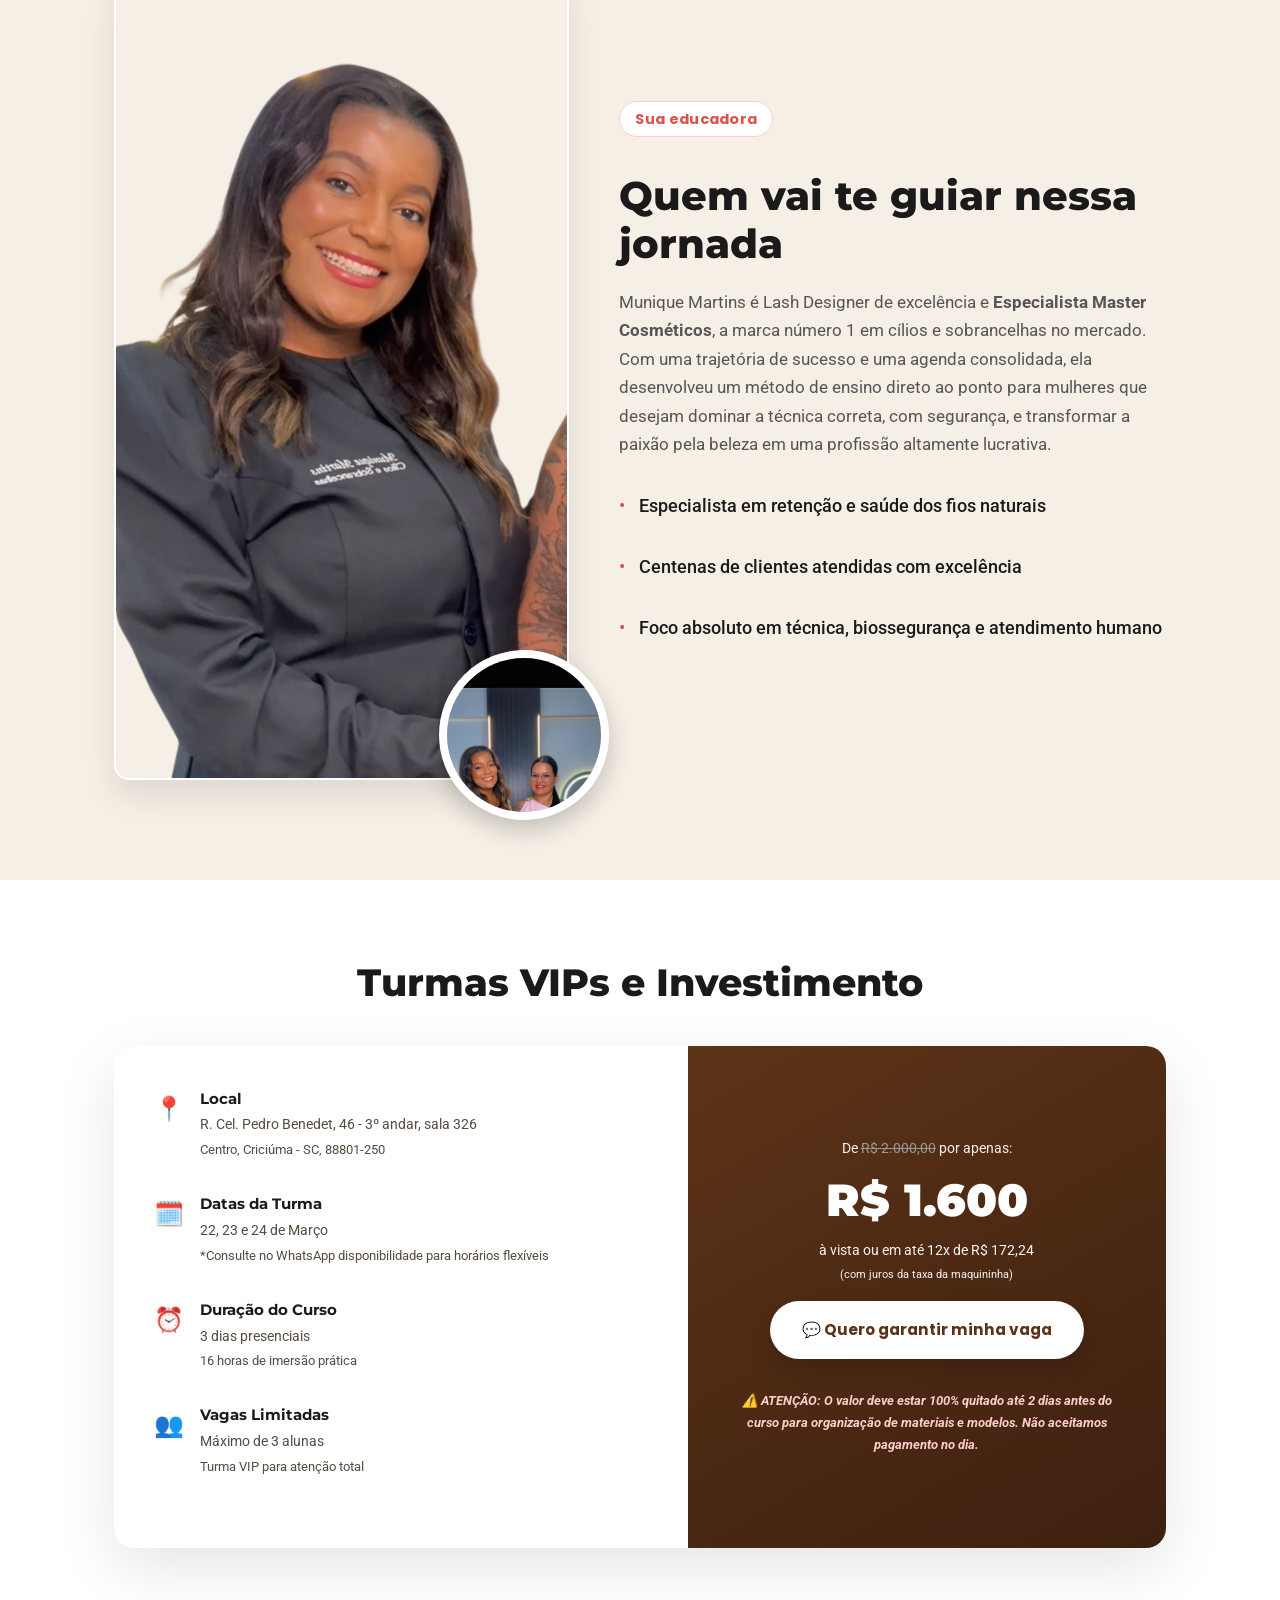
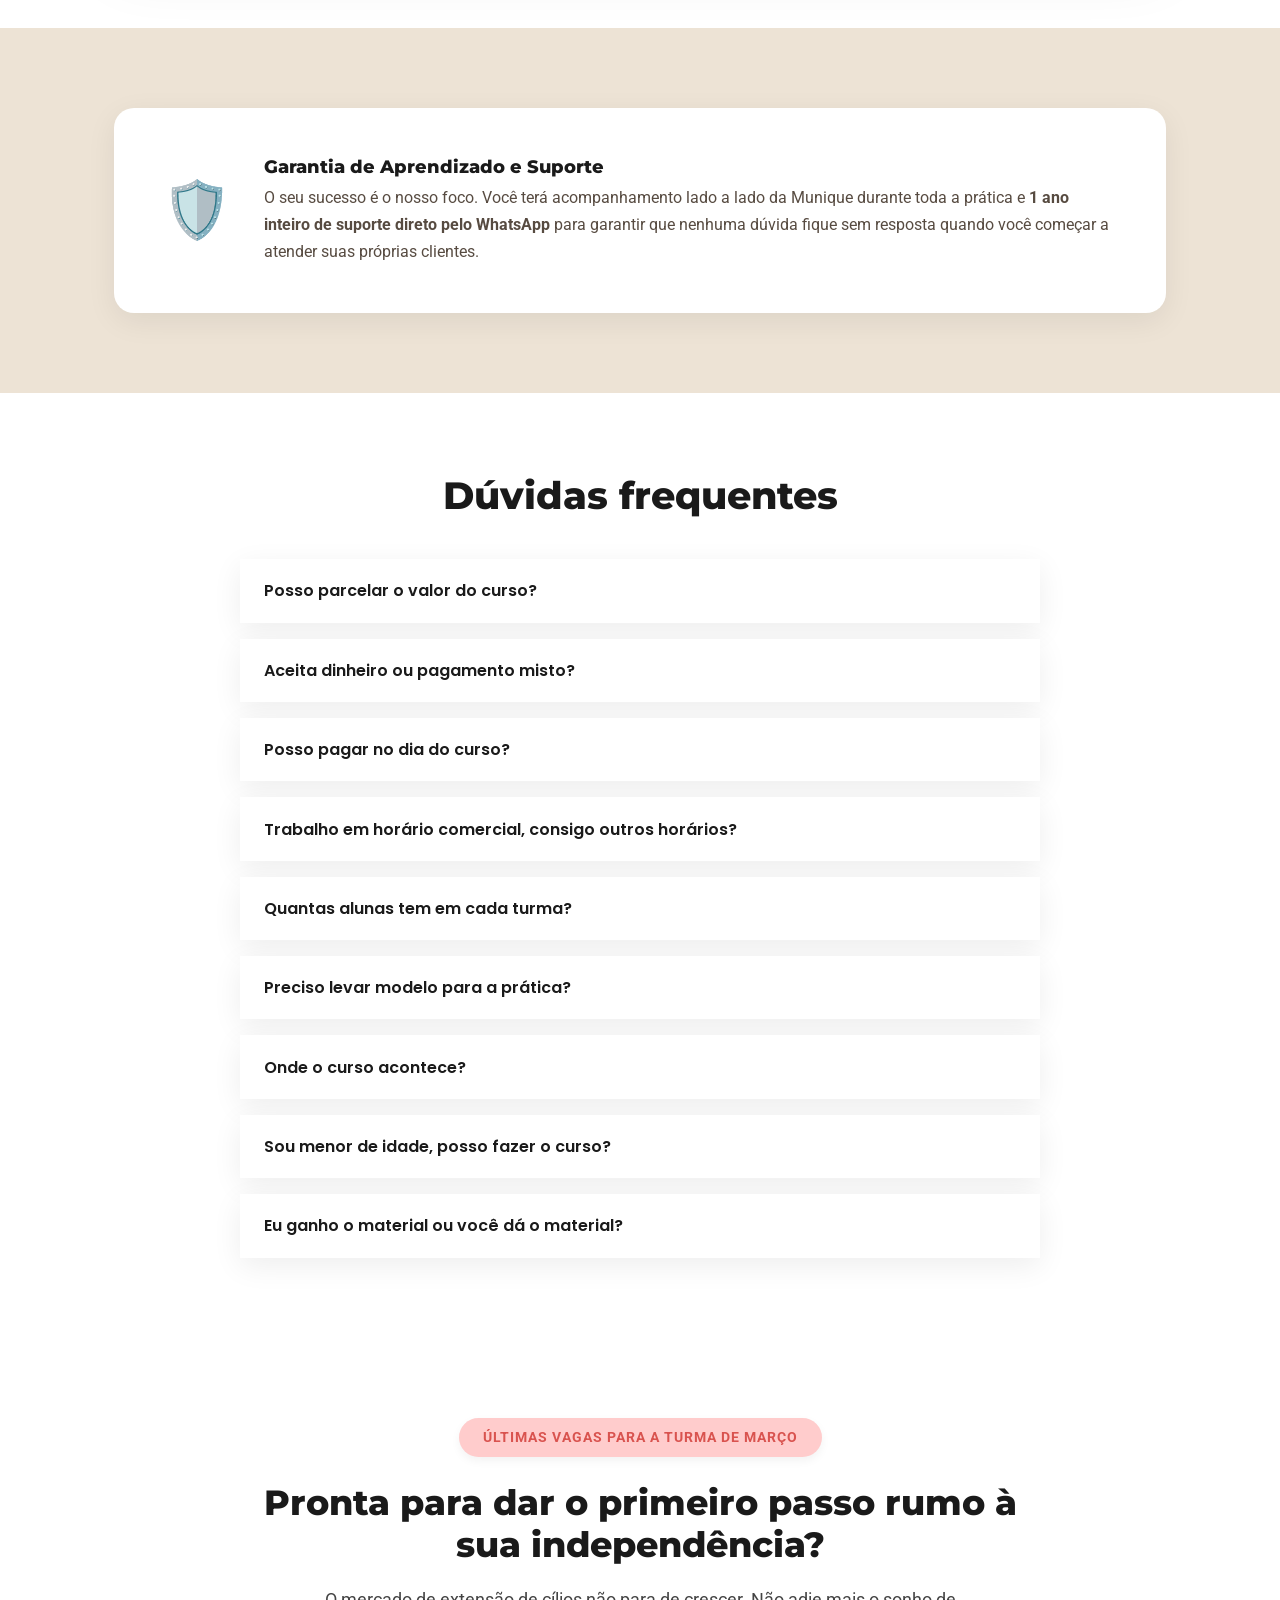
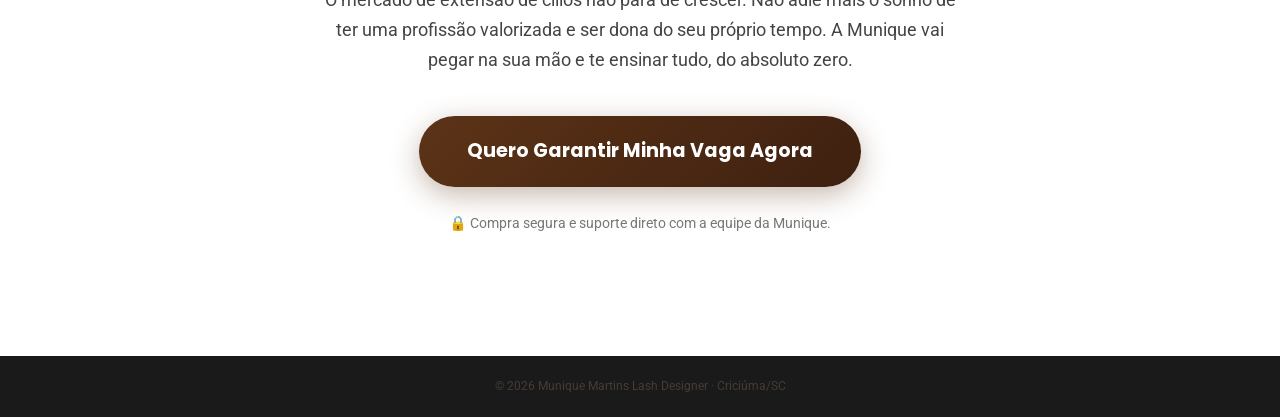
<file: teste.html>
<!DOCTYPE html>
<html lang="pt-BR">
<head>
<meta charset="UTF-8">
<meta name="viewport" content="width=device-width, initial-scale=1.0">
<meta name="description" content="Curso presencial de extensão de cílios com Munique Martins em Criciúma/SC. Aprenda do zero em 3 dias e comece a faturar com beleza.">
<title>Curso de Extensão de Cílios | Munique Martins – Criciúma/SC</title>
<link rel="preconnect" href="https://fonts.googleapis.com">
<link href="https://fonts.googleapis.com/css2?family=Montserrat:wght@700;800;900&family=Roboto:wght@400;500&family=Poppins:wght@600;700&display=swap" rel="stylesheet">
<link rel="stylesheet" href="style.css?v=5">

<script async src="https://www.googletagmanager.com/gtag/js?id=G-8X27C1YMJF"></script>
<script>
  window.dataLayer = window.dataLayer || [];
  function gtag(){dataLayer.push(arguments);}
  gtag('js', new Date());

  gtag('config', 'G-8X27C1YMJF');
</script>

<script>
!function(f,b,e,v,n,t,s)
{if(f.fbq)return;n=f.fbq=function(){n.callMethod?
n.callMethod.apply(n,arguments):n.queue.push(arguments)};
if(!f._fbq)f._fbq=n;n.push=n;n.loaded=!0;n.version='2.0';
n.queue=[];t=b.createElement(e);t.async=!0;
t.src=v;s=b.getElementsByTagName(e)[0];
s.parentNode.insertBefore(t,s)}(window, document,'script',
'https://connect.facebook.net/en_US/fbevents.js');
fbq('init', '1853916475270462');
fbq('track', 'PageView');
</script>
<noscript><img height="1" width="1" style="display:none"
src="https://www.facebook.com/tr?id=1853916475270462&ev=PageView&noscript=1"
/></noscript>
</head>
<body>

<a href="https://wa.me/554896632517?text=Oi%2C%20Munique%21%20Estou%20no%20seu%20site%20e%20quero%20tirar%20uma%20d%C3%BAvida%20sobre%20o%20curso%20de%20c%C3%ADlios%20presencial." class="float-wa" target="_blank" rel="noopener" aria-label="Falar no WhatsApp" onclick="fbq('track', 'Contact');">
  <svg viewBox="0 0 24 24" fill="currentColor" xmlns="http://www.w3.org/2000/svg">
    <path d="M20.52 3.449C18.24 1.245 15.24 0 12.045 0 5.463 0 .104 5.334.101 11.893c0 2.096.549 4.14 1.595 5.945L0 24l6.335-1.652c1.746.943 3.71 1.444 5.71 1.447h.006c6.585 0 11.946-5.336 11.949-11.896.002-3.176-1.24-6.165-3.479-8.45zM12.045 21.785h-.005c-1.775 0-3.514-.477-5.03-1.378l-.361-.214-3.741.977 1.001-3.626-.235-.374A9.86 9.86 0 0 1 2.1 11.894c.003-5.45 4.458-9.887 9.949-9.887 2.655.002 5.15 1.033 7.027 2.912a9.847 9.847 0 0 1 2.91 7.003c-.002 5.452-4.456 9.863-9.941 9.863zm5.455-7.392c-.3-.149-1.764-.866-2.037-.964-.273-.099-.472-.149-.671.148-.198.298-.767.963-.941 1.163-.173.198-.347.222-.646.074-.299-.149-1.262-.463-2.403-1.477-.888-.789-1.488-1.763-1.662-2.06-.173-.298-.019-.459.13-.607.133-.133.298-.347.447-.521.149-.173.198-.297.298-.496.099-.198.05-.371-.025-.52-.074-.149-.671-1.609-.919-2.203-.242-.579-.488-.5-.671-.51l-.571-.01c-.198 0-.521.074-.794.372-.272.297-1.041 1.017-1.041 2.479s1.065 2.876 1.213 3.074c.149.198 2.095 3.2 5.076 4.488.709.306 1.263.489 1.694.626.712.226 1.36.194 1.872.118.57-.085 1.758-.719 2.006-1.413.247-.694.247-1.289.173-1.413-.074-.124-.272-.198-.57-.347z"/>
  </svg>
</a>

<section id="hero">
  <div class="container hero-inner">
    <div class="hero-text">
      <span class="badge">Curso Presencial VIP</span>
      <h1>Domine a Extensão de Cílios e Comece a Faturar com Beleza na Sua Região</h1>
      <p class="sub">Curso presencial de 3 dias com a Lash Designer <strong>Munique Martins</strong>. Saia pronta para atender e comece a construir sua própria agenda.</p>
      <ul class="hero-bullets">
        <li><span>✔️</span> 3 dias de curso presencial (16 horas)</li>
        <li><span>✔️</span> Prática em boneca e em 2 modelos reais</li>
        <li><span>✔️</span> Apostila exclusiva + certificado impresso</li>
        <li><span>✔️</span> 1 ano de suporte direto com a Munique</li>
      </ul>
      
      <a href="https://wa.me/554896632517?text=Oi%2C%20Munique%21%20Vi%20que%20o%20curso%20fica%2012x%20de%20R%24%20172%2C24%20e%20quero%20saber%20mais%20sobre%20as%20vagas%20de%20mar%C3%A7o." class="btn-primary" target="_blank" onclick="fbq('track', 'Contact');">
        Garantir minha vaga no WhatsApp
      </a>
      
      <p style="font-size: 0.85em; margin-top: 12px; margin-bottom: 4px; color: #555; font-weight: 600;">
        *Formação completa por apenas 12x de R$ 172,24
      </p>

      <p class="hero-note">Turmas reduzidas (máx 3 alunas) para acompanhamento de perto.</p>
    </div>
    <div class="hero-img">
      <img src="munique_hero.png" alt="Lash Designer Munique Martins" style="width: 100%; object-fit: cover; object-position: bottom; filter: drop-shadow(0px 10px 15px rgba(0,0,0,0.1));">
    </div>
  </div>
</section>

<section id="para-quem">
  <div class="container">
    <h2>Esse curso é para você que…</h2>
    <div class="cards-grid">
      <div class="card-pq animate">
        <span style="font-size: 1.5em;">✨</span>
        <p>Quer começar do zero na área da beleza e construir uma nova fonte de renda extra.</p>
      </div>
      <div class="card-pq animate">
        <span style="font-size: 1.5em;">✦</span>
        <p>Já trabalha com beleza e quer oferecer extensão de cílios para aumentar seu faturamento.</p>
      </div>
      <div class="card-pq animate">
        <span style="font-size: 1.5em;">⏳</span>
        <p>Está cansada de depender de emprego CLT e quer mais liberdade e controle sobre sua agenda.</p>
      </div>
      <div class="card-pq animate">
        <span style="font-size: 1.5em;">🎯</span>
        <p>Tem medo de fazer um curso superficial e sair sem segurança para atender clientes de verdade.</p>
      </div>
    </div>
  </div>
</section>

<section id="conteudo" class="bg-bege">
  <div class="container">
    <h2>O que você vai aprender em 3 dias</h2>
    <p class="section-sub">Conteúdo pensado para te tirar do zero e te deixar pronta para atender com segurança.</p>
    <div class="modulos-grid">
      <div class="modulo-card animate"><span>1</span><p>Fundamentos da extensão de cílios</p></div>
      <div class="modulo-card animate"><span>2</span><p>Como escolher o tipo de cílios certo para cada olho</p></div>
      <div class="modulo-card animate"><span>3</span><p>Química do adesivo e retenção</p></div>
      <div class="modulo-card animate"><span>4</span><p>Alergias x Irritações: Como identificar e agir</p></div>
      <div class="modulo-card animate"><span>5</span><p>Isolamento perfeito dos fios naturais</p></div>
      <div class="modulo-card animate"><span>6</span><p>Preparação da cliente e higiene correta</p></div>
      <div class="modulo-card animate"><span>7</span><p>Técnica em modelos reais (2 modelos)</p></div>
      <div class="modulo-card animate"><span>8</span><p>Mapeamento e estilos de cílios</p></div>
      <div class="modulo-card animate"><span>9</span><p>Cuidados pós-procedimento e manutenção</p></div>
      <div class="modulo-card animate"><span>10</span><p>Fotografia básica para portfólio</p></div>
      <div class="modulo-card animate"><span>11</span><p>Atendimento e biossegurança</p></div>
      <div class="modulo-card animate"><span>12</span><p>Precificação e fidelização de clientes</p></div>
    </div>
  </div>
</section>

<section id="diferenciais">
  <div class="container">
    <h2>Por que aprender com a Munique Martins?</h2>
    <p class="section-sub">Munique começou do zero e, em poucos anos, construiu uma agenda sólida. Hoje, compartilha tudo que deu certo para acelerar o caminho de novas profissionais.</p>
    <div class="dif-grid">
      <div class="dif-item animate">
        <h3 style="margin-top: 0;">Ensino passo a passo</h3>
        <p>Focado em quem está começando, sem pular etapas importantes.</p>
      </div>
      <div class="dif-item animate">
        <h3 style="margin-top: 0;">Turmas VIP</h3>
        <p>Até 3 alunas por turma para garantir acompanhamento totalmente focado.</p>
      </div>
      <div class="dif-item animate">
        <h3 style="margin-top: 0;">Feedback ao vivo</h3>
        <p>Correção em tempo real durante a prática com os modelos reais.</p>
      </div>
      <div class="dif-item animate">
        <h3 style="margin-top: 0;">1 ano de suporte</h3>
        <p>Suporte direto com a Munique para tirar dúvidas depois do curso.</p>
      </div>
    </div>
  </div>
</section>

<section id="incluso" class="bg-pink-pale">
  <div class="container">
    <h2>Estrutura completa para o seu aprendizado</h2>
    <div class="incluso-list">
      <div class="incluso-item animate">✅ 3 dias de curso presencial (16 horas de puro conteúdo)</div>
      <div class="incluso-item animate">✅ Apostila impressa com embasamento teórico completo</div>
      <div class="incluso-item animate">✅ Prática supervisionada em 2 modelos reais</div>
      <div class="incluso-item animate">✅ Prova teórica para avaliar seus conhecimentos (nota mínima 7)</div>
      <div class="incluso-item animate">✅ Certificado de conclusão impresso</div>
      <div class="incluso-item animate">✅ Coffee break completo durante os dias de curso</div>
      <div class="incluso-item animate">✅ 1 ano de suporte direto com a Munique pelo WhatsApp</div>
    </div>
  </div>
</section>

<section id="bonus">
  <div class="container">
    <h2>🎁 Bônus Exclusivos para esta Turma</h2>
    <p class="section-sub">Além de todo o conteúdo do curso, você ganha acesso a ferramentas para acelerar seu início na profissão.</p>
    <div class="cards-grid">
      
      <div class="card-pq animate">
        <span>🏷️</span>
        <h3 style="margin-bottom: 10px; font-size: 1.1em;">Cupons VIP de Desconto</h3>
        <p>Economize na montagem do seu primeiro kit! Ganhe <strong>5% de desconto</strong> na Master Cosméticos (a marca nº 1 do mercado) e um <strong>voucher físico exclusivo</strong> com descontos especiais para compras na loja parceira local Azaleia.</p>
      </div>
      
      <div class="card-pq animate">
        <span>📋</span>
        <h3 style="margin-bottom: 10px; font-size: 1.1em;">Guia de Materiais em PDF</h3>
        <p>Uma lista completa e detalhada com todos os itens e materiais necessários para você seguir carreira, sem gastar dinheiro à toa.</p>
      </div>

    </div>
  </div>
</section>

<section id="depoimentos">
  <div class="container">
    <h2>Resultados que você pode conquistar</h2>
    <p class="section-sub">A Munique já formou dezenas de alunas que saíram do absoluto zero e hoje constroem sua própria independência financeira na área da beleza.</p>
    <div class="dep-grid">
      
      <div class="dep-card animate" style="text-align: center;">
        <img src="aluna1.png" alt="Foto da Aluna" style="width: 80px; height: 80px; border-radius: 50%; object-fit: cover; margin-bottom: 15px; background-color: #eee; border: 2px solid #d9534f;">
        <p>"A Munique é muito paciente e tira todas as dúvidas. Meu primeiro contato com cílios me deu receio, o que é normal, mas com a orientação dela saio daqui 100% preparada para atender com as melhores técnicas!"</p>
        <cite>— Nathalia Silva</cite>
      </div>

      <div class="dep-card animate" style="text-align: center;">
        <img src="aluna2.png" alt="Foto da Aluna" style="width: 80px; height: 80px; border-radius: 50%; object-fit: cover; margin-bottom: 15px; background-color: #eee; border: 2px solid #d9534f;">
        <p>"O curso superou todas as minhas expectativas! A prática em modelos reais foi fundamental. A Munique nos corrige nos mínimos detalhes e isso faz toda a diferença na qualidade do trabalho final."</p>
        <cite>— Ana Carolina Silva</cite>
      </div>

      <div class="dep-card animate" style="text-align: center;">
        <img src="aluna3.png" alt="Foto da Aluna" style="width: 80px; height: 80px; border-radius: 50%; object-fit: cover; margin-bottom: 15px; background-color: #eee; border: 2px solid #d9534f;">
        <p>"Em pouco tempo de curso eu já tenho cliente fixa! Quem vier aprender com a Munique vai entender de verdade o que é excelência. Estou muito feliz aprendendo essa nova profissão e mudando a minha realidade."</p>
        <cite>— Flávia Bombassaro</cite>
      </div>

    </div>
  </div>
</section>

<section id="sobre" class="bg-bege" style="padding: 100px 0;">
  <div class="container sobre-inner" style="display: flex; gap: 50px; align-items: center; flex-wrap: wrap;">
    
    <div class="sobre-img-container" style="flex: 1; min-width: 320px; position: relative;">
      <img src="munique_author.png" alt="Munique Martins Lash Designer Master" style="width: 100%; border-radius: 15px; box-shadow: 0 15px 35px rgba(0,0,0,0.1); border: 2px solid #fff;">
      <img src="munique_educator.jpeg" alt="Munique Martins entregando certificado à aluna" style="width: 170px; height: 170px; border-radius: 50%; border: 8px solid #fff; box-shadow: 0 10px 25px rgba(0,0,0,0.2); position: absolute; bottom: -40px; right: -40px; object-fit: cover; background-color: #eee;">
    </div>

    <div class="sobre-text" style="flex: 1.2; min-width: 320px;">
      <span class="badge" style="background: #fff; color: #d9534f; border: 1px solid #ffcccc; padding: 5px 15px; border-radius: 20px; font-weight: bold; font-size: 0.9em;">Sua educadora</span>
      <h2 style="font-size: 2.5em; margin: 15px 0 20px; line-height: 1.2;">Quem vai te guiar nessa jornada</h2>
      <p style="color: #555; line-height: 1.7; margin-bottom: 25px; font-size: 1.05em;">Munique Martins é Lash Designer de excelência e <strong>Especialista Master Cosméticos</strong>, a marca número 1 em cílios e sobrancelhas no mercado. Com uma trajetória de sucesso e uma agenda consolidada, ela desenvolveu um método de ensino direto ao ponto para mulheres que desejam dominar a técnica correta, com segurança, e transformar a paixão pela beleza em uma profissão altamente lucrativa.</p>
      
      <ul class="sobre-bullets" style="list-style-type: none; padding-left: 0;">
        <li style="margin-bottom: 15px; font-weight: 500; font-size: 1.1em;"><span style="color: #d9534f; margin-right: 10px;">•</span> Especialista em retenção e saúde dos fios naturais</li>
        <li style="margin-bottom: 15px; font-weight: 500; font-size: 1.1em;"><span style="color: #d9534f; margin-right: 10px;">•</span> Centenas de clientes atendidas com excelência</li>
        <li style="font-weight: 500; font-size: 1.1em;"><span style="color: #d9534f; margin-right: 10px;">•</span> Foco absoluto em técnica, biossegurança e atendimento humano</li>
      </ul>
    </div>

  </div>
</section>

<section id="turmas">
  <div class="container">
    <h2>Turmas VIPs e Investimento</h2>
    <div class="preco-card">
      <div class="preco-info">
        <div class="preco-item">
          <span>📍</span>
          <div>
            <strong>Local</strong>
            <p>R. Cel. Pedro Benedet, 46 - 3º andar, sala 326<br><small>Centro, Criciúma - SC, 88801-250</small></p>
          </div>
        </div>
       <div class="preco-item">
          <span>🗓️</span>
          <div>
            <strong>Datas da Turma</strong>
            <p>22, 23 e 24 de Março<br><small>*Consulte no WhatsApp disponibilidade para horários flexíveis</small></p>
          </div>
        </div>
        <div class="preco-item">
          <span>⏰</span>
          <div>
            <strong>Duração do Curso</strong>
            <p>3 dias presenciais<br><small>16 horas de imersão prática</small></p>
          </div>
        </div>
        <div class="preco-item">
          <span>👥</span>
          <div>
            <strong>Vagas Limitadas</strong>
            <p>Máximo de 3 alunas<br><small>Turma VIP para atenção total</small></p>
          </div>
        </div>
      </div>
      <div class="preco-valor">
        <p class="preco-label">De <s style="color: #999; font-weight: normal;">R$ 2.000,00</s> por apenas:</p>
        <p class="preco-num">R$ 1.600</p>
        <p class="preco-parcel">à vista ou em até 12x de R$ 172,24<br><small>(com juros da taxa da maquininha)</small></p>
        
        <a href="https://wa.me/554896632517?text=Ol%C3%A1%2C%20Munique%21%20Vi%20os%20detalhes%20do%20investimento%20de%20R%24%201.600%20e%20quero%20garantir%20minha%20vaga%20agora." class="btn-white" target="_blank" onclick="fbq('track', 'Contact');">💬 Quero garantir minha vaga</a>
        
        <p class="urgencia-note" style="margin-top: 15px; font-weight: bold; color: #ffcccc;">⚠️ ATENÇÃO: O valor deve estar 100% quitado até 2 dias antes do curso para organização de materiais e modelos. Não aceitamos pagamento no dia.</p>
      </div>
    </div>
  </div>
</section>

<section id="garantia" class="bg-pink-pale">
  <div class="container">
    <div class="garantia-inner">
      <div class="garantia-badge">🛡️</div>
      <div>
        <h3>Garantia de Aprendizado e Suporte</h3>
        <p>O seu sucesso é o nosso foco. Você terá acompanhamento lado a lado da Munique durante toda a prática e <strong>1 ano inteiro de suporte direto pelo WhatsApp</strong> para garantir que nenhuma dúvida fique sem resposta quando você começar a atender suas próprias clientes.</p>
      </div>
    </div>
  </div>
</section>

<section id="faq">
  <div class="container">
    <h2>Dúvidas frequentes</h2>
    <div class="faq-list">
      <div class="faq-item">
        <button class="faq-btn">Posso parcelar o valor do curso?</button>
        <div class="faq-ans"><p>Sim! Você pode parcelar em até 12x no cartão de crédito (com juros da taxa da maquininha).</p></div>
      </div>
      <div class="faq-item">
        <button class="faq-btn">Aceita dinheiro ou pagamento misto?</button>
        <div class="faq-ans"><p>Sim. Você pode pagar em dinheiro ou fazer um pagamento misto (uma parte em dinheiro/PIX e o restante no cartão).</p></div>
      </div>
      <div class="faq-item">
        <button class="faq-btn">Posso pagar no dia do curso?</button>
        <div class="faq-ans"><p>Não. O acerto de 100% do valor deve ser feito até 2 dias antes do início do curso para garantirmos a organização dos materiais, coffee break e das modelos.</p></div>
      </div>
      <div class="faq-item">
        <button class="faq-btn">Trabalho em horário comercial, consigo outros horários?</button>
        <div class="faq-ans"><p>Sim! O nosso cronograma possui horário flexível, que é organizado previamente de acordo com a disponibilidade da agenda da Munique.</p></div>
      </div>
      <div class="faq-item">
        <button class="faq-btn">Quantas alunas tem em cada turma?</button>
        <div class="faq-ans"><p>Nossas turmas são VIPs, com até 3 alunas no máximo. Isso garante que a Munique consiga dar atenção total a cada detalhe da sua prática.</p></div>
      </div>
      <div class="faq-item">
        <button class="faq-btn">Preciso levar modelo para a prática?</button>
        <div class="faq-ans"><p>Não precisa se preocupar com isso. Temos um grupo de modelos disponível e 2 modelos reais serão fornecidas pela própria Munique para a sua prática.</p></div>
      </div>
      <div class="faq-item">
        <button class="faq-btn">Onde o curso acontece?</button>
        <div class="faq-ans"><p>No centro de Criciúma/SC. O endereço completo é R. Cel. Pedro Benedet, 46 - 3º andar, sala 326 (CEP 88801-250).</p></div>
      </div>
      <div class="faq-item">
        <button class="faq-btn">Sou menor de idade, posso fazer o curso?</button>
        <div class="faq-ans"><p>Sim! O curso é liberado para menores de idade que já queiram começar cedo a construir sua profissão.</p></div>
      </div>
      <div class="faq-item">
        <button class="faq-btn">Eu ganho o material ou você dá o material?</button>
        <div class="faq-ans"><p>Todo o material utilizado <strong>durante os dias de curso</strong> será disponibilizado integralmente pela Munique. Todo o material para você atender fora depois, é responsabilidade sua. Mas fique tranquila: você receberá uma lista em PDF com todos os itens necessários para seguir carreira e o contato de fornecedores.</p></div>
      </div>
    </div>
  </div>
</section>

<section id="cta-final" style="padding: 80px 0; text-align: center; background: #fff;">
  <div class="container">
    <span class="urgencia-tag" style="display: inline-block; background: #ffcccc; color: #d9534f; padding: 8px 24px; border-radius: 50px; font-weight: bold; font-size: 0.85em; text-transform: uppercase; letter-spacing: 1px; margin-bottom: 25px; box-shadow: 0 4px 10px rgba(0,0,0,0.05);">Últimas Vagas para a Turma de Março</span>
    <h2 style="margin-top: 0; font-size: 2.2em; max-width: 800px; margin-left: auto; margin-right: auto; line-height: 1.2; color: #1a1a1a;">Pronta para dar o primeiro passo rumo à sua independência?</h2>
    <p style="font-size: 1.1em; max-width: 650px; margin: 20px auto 40px; color: #444; line-height: 1.7;">O mercado de extensão de cílios não para de crescer. Não adie mais o sonho de ter uma profissão valorizada e ser dona do seu próprio tempo. A Munique vai pegar na sua mão e te ensinar tudo, do absoluto zero.</p>
    
    <a href="https://wa.me/554896632517?text=Oi%2C%20Munique%21%20Li%20toda%20a%20p%C3%A1gina%20e%20quero%20me%20tornar%20uma%20expert%20em%20c%C3%ADlios%20com%20voc%C3%AA." class="btn-primary btn-large" target="_blank" style="font-size: 1.2rem; padding: 1.2rem 3rem; display: inline-block;" onclick="fbq('track', 'Contact');">
      Quero Garantir Minha Vaga Agora
    </a>
    
    <p style="margin-top: 25px; font-size: 0.9em; color: #777;">🔒 Compra segura e suporte direto com a equipe da Munique.</p>
  </div>
</section>

<footer id="footer" style="text-align: center; padding: 20px 0; margin-top: 40px;">
  <div class="container">
    <p class="footer-note" style="font-size: 0.9em; opacity: 0.7;">© 2026 Munique Martins Lash Designer &middot; Criciúma/SC</p>
  </div>
</footer>

<script src="script.js"></script>
</body>
</html>
</file>
<file: style.css>
:root {
  --choco: #5C3317;
  --choco-hover: #3E2010;
  --choco-light: #8B5E3C;
  --beige: #F5EFE6;
  --beige-dark: #DDD0BE;
  --beige-mid: #EDE3D5;
  --black: #1a1a1a;
  --gray: #574b41;
  --white: #ffffff;
  --shadow-choco: 0 10px 40px rgba(92,51,23,0.15);
  --shadow-soft: 0 8px 30px rgba(0,0,0,0.07);
  --radius: 20px;
  --radius-sm: 12px;
}

*, *::before, *::after { margin: 0; padding: 0; box-sizing: border-box; }

html, body { overflow-x: hidden; width: 100%; }
html { scroll-behavior: smooth; }

body { font-family: 'Roboto', sans-serif; color: var(--black); line-height: 1.7; background: var(--white); }
img { max-width: 100%; display: block; border-radius: var(--radius); }
a { text-decoration: none; }
p { color: var(--gray); }
h1, h2, h3 { font-family: 'Montserrat', sans-serif; font-weight: 800; line-height: 1.2; }
h1 { font-size: clamp(2rem, 5vw, 3.2rem); color: var(--black); }
h2 { font-size: clamp(1.6rem, 4vw, 2.4rem); color: var(--black); text-align: center; margin-bottom: 0.8rem; }
h3 { font-size: 1.1rem; margin-bottom: 0.4rem; color: var(--black); }

.container { max-width: 1100px; margin: 0 auto; padding: 0 24px; }
section { padding: 5rem 0; }
.section-sub { text-align: center; max-width: 620px; margin: 0 auto 2.5rem; font-size: 1.05rem; }
.bg-bege { background: var(--beige); }
.bg-pink-pale { background: var(--beige-mid); }

/* BADGE */
.badge {
  display: inline-block;
  background: linear-gradient(135deg, var(--choco), var(--choco-hover));
  color: white;
  font-family: 'Poppins', sans-serif;
  font-weight: 600;
  font-size: 0.82rem;
  padding: 0.35rem 1.1rem;
  border-radius: 50px;
  margin-bottom: 1.2rem;
  letter-spacing: 0.3px;
}

/* BUTTONS */
.btn-primary {
  font-family: 'Poppins', sans-serif;
  font-weight: 700;
  display: inline-block;
  background: linear-gradient(135deg, var(--choco), var(--choco-hover));
  color: var(--white);
  padding: 1rem 2.2rem;
  border-radius: 50px;
  font-size: 1rem;
  transition: transform 0.3s ease;
  box-shadow: 0 8px 28px rgba(92,51,23,0.35);
  cursor: pointer;
  border: none;
}
.btn-primary:hover { transform: translateY(-3px); box-shadow: 0 14px 38px rgba(92,51,23,0.48); }
.btn-large { font-size: 1.15rem; padding: 1.2rem 2.8rem; }

.btn-white {
  font-family: 'Poppins', sans-serif;
  font-weight: 700;
  display: inline-block;
  background: white;
  color: var(--choco);
  padding: 1rem 2rem;
  border-radius: 50px;
  font-size: 0.95rem;
  transition: transform 0.3s ease;
  box-shadow: 0 8px 25px rgba(0,0,0,0.18);
}
.btn-white:hover { transform: translateY(-3px); background: var(--beige); }

/* FLOATING WHATSAPP */
@keyframes wa-fadein {
  from { opacity: 0; transform: scale(0.5); }
  to   { opacity: 1; transform: scale(1); }
}
.float-wa {
  position: fixed;
  bottom: 24px;
  right: 24px;
  width: 58px;
  height: 58px;
  background: #25D366;
  border-radius: 50%;
  display: flex;
  align-items: center;
  justify-content: center;
  color: white;
  z-index: 1000;
  box-shadow: 0 6px 22px rgba(37,211,102,0.45);
  transition: transform 0.3s ease;
  opacity: 0;
  animation: wa-fadein 0.4s ease forwards;
  animation-delay: 1.4s;
}
.float-wa:hover { transform: scale(1.12); }
.float-wa svg { width: 30px; height: 30px; fill: white; }

/* HERO */
#hero {
  background: linear-gradient(135deg, var(--beige) 0%, var(--white) 55%, var(--beige-mid) 100%);
  padding: 5rem 0 4rem;
  overflow: hidden;
}
.hero-inner { display: grid; grid-template-columns: 1.1fr 0.9fr; gap: 3rem; align-items: center; }
.hero-text .sub { font-size: 1.1rem; margin: 1rem 0 1.5rem; }
.hero-bullets { list-style: none; margin-bottom: 2rem; }
.hero-bullets li { display: flex; align-items: flex-start; gap: 0.5rem; font-size: 1rem; padding: 0.4rem 0; color: var(--black); font-weight: 500; }
.hero-bullets li span { flex-shrink: 0; }
.hero-note { margin-top: 1rem; font-size: 0.88rem; color: var(--gray); font-style: italic; }

/* PARA QUEM */
.cards-grid { display: grid; grid-template-columns: repeat(auto-fit, minmax(230px, 1fr)); gap: 1.5rem; margin-top: 2.5rem; }
.card-pq {
  background: var(--white);
  border-radius: var(--radius);
  padding: 2rem 1.5rem;
  text-align: center;
  box-shadow: var(--shadow-soft);
  transition: transform 0.3s ease;
  border-top: 4px solid var(--choco);
}
.card-pq:hover { transform: translateY(-6px); }
.card-pq span { font-size: 2.5rem; display: block; margin-bottom: 0.8rem; }
.card-pq p { font-size: 0.95rem; }

/* MÓDULOS */
.modulos-grid { display: grid; grid-template-columns: repeat(auto-fit, minmax(195px, 1fr)); gap: 1.2rem; margin-top: 2rem; }
.modulo-card {
  background: var(--white);
  border-radius: var(--radius-sm);
  padding: 1.5rem;
  text-align: center;
  box-shadow: var(--shadow-soft);
  transition: transform 0.3s ease;
  display: flex;
  flex-direction: column;
  align-items: center;
  gap: 0.8rem;
}
.modulo-card:hover { transform: translateY(-4px); }
.modulo-card span {
  width: 42px; height: 42px;
  background: linear-gradient(135deg, var(--choco), var(--choco-hover));
  color: white;
  border-radius: 50%;
  display: flex; align-items: center; justify-content: center;
  font-family: 'Montserrat', sans-serif;
  font-weight: 800; font-size: 1rem; flex-shrink: 0;
}
.modulo-card p { font-size: 0.9rem; }

/* DIFERENCIAIS */
.dif-grid { display: grid; grid-template-columns: repeat(auto-fit, minmax(220px, 1fr)); gap: 1.5rem; margin-top: 2.5rem; }
.dif-item {
  background: var(--white);
  border-radius: var(--radius);
  padding: 2rem 1.5rem;
  text-align: center;
  box-shadow: var(--shadow-soft);
  transition: transform 0.3s ease;
}
.dif-item:hover { transform: translateY(-6px); }
.dif-item span { font-size: 2.5rem; display: block; margin-bottom: 1rem; }
.dif-item p { font-size: 0.9rem; }

/* INCLUSO */
.incluso-list { display: grid; grid-template-columns: repeat(auto-fit, minmax(300px, 1fr)); gap: 1rem; margin-top: 2.5rem; max-width: 920px; margin-left: auto; margin-right: auto; }
.incluso-item {
  background: var(--white);
  border-radius: var(--radius-sm);
  padding: 1.2rem 1.5rem;
  font-size: 0.98rem;
  color: var(--black);
  font-weight: 500;
  box-shadow: var(--shadow-soft);
  border-left: 4px solid var(--choco);
  transition: transform 0.3s ease;
}
.incluso-item:hover { transform: translateX(4px); }

/* DEPOIMENTOS */
.dep-grid { display: grid; grid-template-columns: repeat(auto-fit, minmax(280px, 1fr)); gap: 1.5rem; margin-top: 2.5rem; }
.dep-card {
  background: linear-gradient(135deg, var(--beige-mid), var(--beige));
  border-radius: var(--radius);
  padding: 2rem;
  box-shadow: var(--shadow-soft);
  position: relative;
  overflow: hidden;
}
.dep-card::before {
  content: '"';
  font-family: 'Montserrat', sans-serif;
  font-size: 6rem;
  color: var(--choco);
  position: absolute;
  top: -10px; left: 12px;
  line-height: 1;
  opacity: 0.15;
}
.dep-card p { font-style: italic; color: var(--black); font-size: 0.98rem; margin-bottom: 1rem; }
.dep-card cite { font-size: 0.85rem; color: var(--choco); font-weight: 600; font-style: normal; }

/* SOBRE */
.sobre-inner { display: grid; grid-template-columns: 0.8fr 1.2fr; gap: 3.5rem; align-items: center; }
.sobre-text h2 { text-align: left; margin-bottom: 1rem; }
.sobre-text p { margin-bottom: 1.5rem; }
.sobre-bullets { list-style: none; }
.sobre-bullets li { padding: 0.5rem 0; font-size: 0.95rem; color: var(--black); }
.sobre-img-container img { object-fit: cover; object-position: top; }

/* PREÇO */
.preco-card {
  background: var(--white);
  border-radius: var(--radius);
  box-shadow: 0 20px 60px rgba(0,0,0,0.1);
  display: grid;
  grid-template-columns: 1.2fr 1fr;
  overflow: hidden;
  margin-top: 2.5rem;
}
.preco-info { padding: 2.5rem; }
.preco-item { display: flex; gap: 1rem; align-items: flex-start; margin-bottom: 1.8rem; }
.preco-item span { font-size: 1.5rem; flex-shrink: 0; margin-top: 3px; }
.preco-item strong { display: block; font-family: 'Montserrat', sans-serif; font-size: 0.95rem; margin-bottom: 2px; }
.preco-item p { font-size: 0.9rem; margin: 0; }
.preco-item small { font-size: 0.8rem; color: var(--gray); }
.preco-valor {
  background: linear-gradient(150deg, var(--choco) 0%, var(--choco-hover) 100%);
  padding: 2.5rem 2rem;
  display: flex;
  flex-direction: column;
  align-items: center;
  justify-content: center;
  text-align: center;
  gap: 1rem;
}
.preco-label { color: rgba(255,255,255,0.95); font-size: 0.9rem; }
.preco-num { font-family: 'Montserrat', sans-serif; font-size: 2.8rem; font-weight: 900; color: white; line-height: 1; }
.preco-parcel { color: rgba(255,255,255,0.95); font-size: 0.85rem; }
.urgencia-note { font-size: 0.82rem; color: rgba(255,255,255,0.95); font-style: italic; padding: 0 0.5rem; }

/* GARANTIA */
.garantia-inner {
  display: flex;
  gap: 2rem;
  align-items: center;
  background: var(--white);
  padding: 3rem;
  border-radius: var(--radius);
  box-shadow: var(--shadow-soft);
}
.garantia-badge { font-size: 3.5rem; flex-shrink: 0; }

/* FAQ */
.faq-list { display: flex; flex-direction: column; gap: 1rem; max-width: 800px; margin: 2.5rem auto 0; }
.faq-item { background: var(--white); border-radius: var
(--radius-sm); box-shadow: var(--shadow-soft); overflow: hidden; }
.faq-btn {
  width: 100%; text-align: left; padding: 1.2rem 1.5rem;
  font-family: 'Poppins', sans-serif; font-size: 1rem; font-weight: 600;
  background: transparent; border: none; color: var(--black);
  cursor: pointer; display: flex; justify-content: space-between; align-items: center;
}
.faq-btn svg { transition: transform 0.3s ease; flex-shrink: 0; }
.faq-btn.open svg { transform: rotate(180deg); }
.faq-ans { padding: 0 1.5rem; max-height: 0; overflow: hidden; transition: max-height 0.35s ease; }
.faq-ans.show { max-height: 600px; }
.faq-ans p { padding-bottom: 1.2rem; font-size: 0.95rem; }

/* ANIMAÇÕES DE ENTRADA (Intersection Observer) */
.animate {
  opacity: 0;
  transform: translateY(24px);
  transition: opacity 0.5s ease, transform 0.5s ease;
}
.animate.visible {
  opacity: 1;
  transform: translateY(0);
}

/* CTA FINAL */
#cta {
  background: linear-gradient(135deg, var(--choco) 0%, var(--choco-hover) 100%);
  padding: 5rem 0;
  text-align: center;
}
#cta h2 { color: white; margin-bottom: 1rem; }
#cta p { color: rgba(255,255,255,0.88); max-width: 560px; margin: 0 auto 2rem; font-size: 1.05rem; }
#cta .hero-note { color: rgba(255,255,255,0.7); margin-top: 1rem; }

/* FOOTER */
footer {
  background: var(--black);
  color: rgba(255,255,255,0.5);
  text-align: center;
  padding: 1.8rem 1rem;
  font-size: 0.85rem;
}

/* =========================================
   AJUSTES EXCLUSIVOS PARA CELULAR (MOBILE)
   ========================================= */
@media (max-width: 768px) {

  /* 1. AJUSTE DO TOPO (HERO) */
  #hero .hero-inner {
    display: flex !important;
    flex-direction: column !important;
    align-items: center !important;
    text-align: center !important;
  }
  #hero .hero-text {
    width: 100% !important;
    padding-right: 0 !important;
    display: flex !important;
    flex-direction: column !important;
    align-items: center !important;
  }
  #hero h1, #hero .sub, #hero .hero-note {
    text-align: center !important;
  }
  #hero .badge {
    margin-left: auto !important;
    margin-right: auto !important;
  }
  #hero .hero-bullets {
    margin: 20px auto !important;
    width: fit-content !important;
    display: flex !important;
    flex-direction: column !important;
    align-items: flex-start !important;
  }
  #hero .hero-img {
    margin-top: 10px !important;
    width: 100% !important;
    display: flex !important;
    justify-content: center !important;
  }
  #hero .hero-img img {
    max-width: 350px !important;
    margin: 0 auto !important;
  }

  /* 2. AJUSTE DA SEÇÃO DE PREÇO E TURMAS */
  .preco-card {
    display: flex !important;
    flex-direction: column !important;
    width: 100% !important;
  }
  .preco-info {
    border-right: none !important;
    border-bottom: 2px dashed #ddd !important;
    padding: 2rem 1.5rem !important;
  }
  .preco-valor {
    padding: 2.5rem 1.5rem !important;
    width: 100% !important;
    box-sizing: border-box !important;
    display: flex !important;
    flex-direction: column !important;
    align-items: center !important;
    justify-content: center !important;
    text-align: center !important;
  }

  /* 3. AJUSTE DA GARANTIA */
  .garantia-inner {
    display: flex !important;
    flex-direction: column !important;
    align-items: center !important;
    text-align: center !important;
    padding: 2rem 1.5rem;
  }
  .garantia-badge {
    margin-right: 0;
    margin-bottom: 15px;
  }

  /* 4. AJUSTE SOBRE (Educadora) */
  .sobre-inner {
    display: flex;
    flex-direction: column;
    text-align: center;
  }
  .sobre-text h2 {
    text-align: center;
  }
  .sobre-bullets {
    display: inline-block;
    text-align: left;
  }
  .sobre-img-container {
    margin-bottom: 40px;
    width: 100%;
  }
  .sobre-img-container img {
    object-position: center 25%;
  }

  /* 5. FAQ SEMPRE ABERTO NO MOBILE */
  .faq-ans {
    max-height: 1000px;
    padding-top: 0.5rem;
  }
  .faq-btn {
    color: var(--choco);
    padding-bottom: 0.5rem;
  }

  /* 6. SEÇÕES MAIS COMPACTAS NO MOBILE */
  section { padding: 3rem 0; }
  .cards-grid { grid-template-columns: 1fr; }
  .modulos-grid { grid-template-columns: repeat(2, 1fr); }
  .dif-grid { grid-template-columns: 1fr; }
  .dep-grid { grid-template-columns: 1fr; }
  .incluso-list { grid-template-columns: 1fr; }
  
  /* 7. BOTÃO MAIOR NO MOBILE */
  .btn-primary { width: 100%; text-align: center; }
}
</file>
